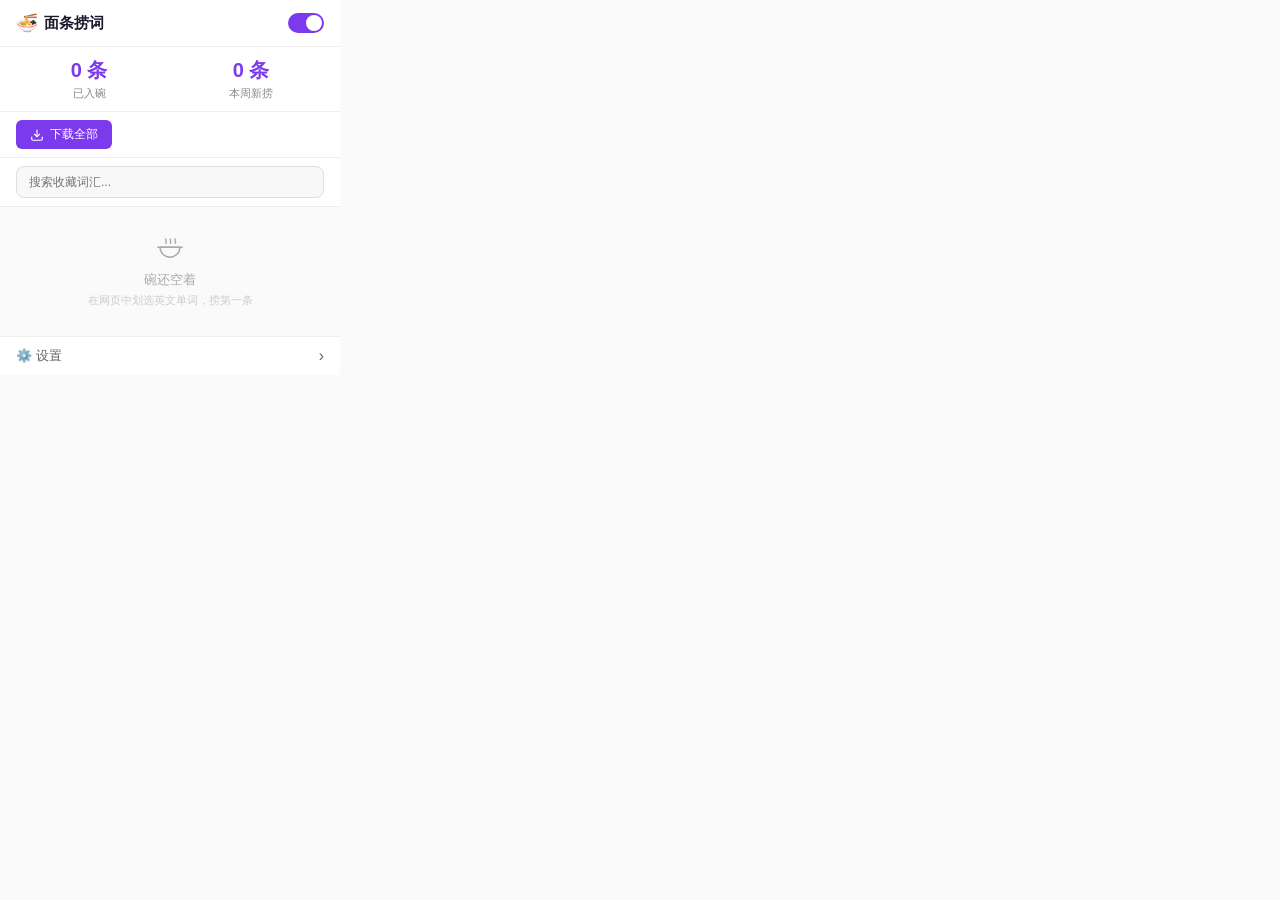
<file: popup/index.html>
<!DOCTYPE html>
<html lang="zh-CN">
<head>
  <meta charset="UTF-8">
  <meta name="viewport" content="width=device-width, initial-scale=1.0">
  <title>面条捞词</title>
  <link rel="stylesheet" href="index.css">
</head>
<body>
  <div class="popup-container">
    <!-- Header -->
    <div class="popup-header">
      <div class="popup-title">
        <span class="popup-logo">🍜</span>
        <span>面条捞词</span>
      </div>
      <label class="toggle-switch">
        <input type="checkbox" id="toggleEnabled" checked>
        <span class="toggle-slider"></span>
      </label>
    </div>

    <!-- Stats -->
    <div class="popup-stats">
      <div class="stat-item">
        <span class="stat-value" id="totalCount">0 条</span>
        <span class="stat-label">已入碗</span>
      </div>
      <div class="stat-item">
        <span class="stat-value" id="weekCount">0 条</span>
        <span class="stat-label">本周新捞</span>
      </div>
    </div>

    <!-- Select Bar -->
    <div class="popup-select-bar" id="selectBar" style="display:none;">
      <label class="select-all-label">
        <input type="checkbox" id="selectAll">
        <span>全选</span>
      </label>
      <span class="select-count" id="selectCount">已选 0 项</span>
    </div>

    <!-- Download Bar -->
    <div class="popup-download-bar">
      <button class="btn-download" id="downloadBtn">
        <svg viewBox="0 0 24 24" width="14" height="14" fill="none" stroke="currentColor" stroke-width="2">
          <path d="M21 15v4a2 2 0 0 1-2 2H5a2 2 0 0 1-2-2v-4"/>
          <polyline points="7 10 12 15 17 10"/>
          <line x1="12" y1="15" x2="12" y2="3"/>
        </svg>
        <span id="downloadLabel">下载全部</span>
      </button>
      <span class="download-hint" id="downloadHint" style="display:none;"></span>
    </div>

    <!-- Search -->
    <div class="popup-search">
      <input type="text" id="searchInput" placeholder="搜索收藏词汇..." />
    </div>

    <!-- Word List -->
    <div class="popup-wordlist" id="wordList">
      <div class="empty-state" id="emptyState">
        <span class="empty-icon"><svg viewBox="0 0 48 48" fill="none" stroke="currentColor" stroke-width="2.5" stroke-linecap="round" stroke-linejoin="round" style="width:1em;height:1em;display:block" aria-hidden="true"><path d="M7 21h34c0 9.4-7.6 17-17 17S7 30.4 7 21Z"/><path d="M3 21h42"/><path d="M17 14c2.5-2.5-2.5-4.5 0-7"/><path d="M25 14c2.5-2.5-2.5-4.5 0-7"/><path d="M33 14c2.5-2.5-2.5-4.5 0-7"/></svg></span>
        <p>碗还空着</p>
        <p class="empty-hint">在网页中划选英文单词，捞第一条</p>
      </div>
    </div>

    <!-- View All Link -->
    <div class="view-all-bar" id="viewAllBar" style="display:none;">
      <button class="btn-view-all" id="viewAllBtn">查看全部 (<span id="viewAllCount">0</span>)</button>
      <button class="btn-view-all btn-flashcard-link" id="viewFlashcardBtn">⚡ 翻面</button>
    </div>

    <!-- Settings -->
    <div class="popup-settings">
      <button class="settings-toggle" id="settingsToggle">
        ⚙️ 设置
        <span class="settings-arrow">›</span>
      </button>
      <div class="settings-panel" id="settingsPanel" style="display:none;">
        <div class="setting-row">
          <label>翻译目标语言</label>
          <select id="targetLang">
            <option value="zh-CN">中文简体</option>
            <option value="zh-TW">中文繁體</option>
            <option value="ja">日本語</option>
            <option value="ko">한국어</option>
            <option value="es">Español</option>
          </select>
        </div>
        <div class="setting-row">
          <label>高亮颜色</label>
          <input type="color" id="highlightColor" value="#7C3AED">
        </div>
        <div class="setting-row">
          <label>翻译引擎</label>
          <select id="translateEngine">
            <option value="google" selected>Google 翻译</option>
            <option value="mymemory">MyMemory (免费)</option>
            <option value="deepseek">DeepSeek</option>
          </select>
        </div>
        <div class="setting-row" id="deepseekKeyRow" style="display:none;flex-direction:column;align-items:stretch;gap:4px;">
          <label>DeepSeek API Key</label>
          <div style="display:flex;gap:6px;">
            <input type="password" class="notion-input" id="deepseekApiKey" placeholder="sk-..." style="flex:1;">
            <button class="btn-test" id="testDeepseekBtn" title="测试连接">测试</button>
            <button class="btn-test" id="clearDeepseekBtn" title="清除已保存的 Key">清除</button>
          </div>
          <div class="notion-hint" id="deepseekHint" style="display:none;"></div>
        </div>
        <div class="setting-row">
          <label>中译英</label>
          <label class="toggle-switch small">
            <input type="checkbox" id="enableZhToEn">
            <span class="toggle-slider"></span>
          </label>
        </div>
        <div class="setting-row" id="enableAskRow">
          <label>💬 AI 提问</label>
          <label class="toggle-switch small">
            <input type="checkbox" id="enableAsk" checked>
            <span class="toggle-slider"></span>
          </label>
        </div>
        <div class="setting-row" id="enableAnalyzeRow">
          <label>📊 英语判定</label>
          <label class="toggle-switch small">
            <input type="checkbox" id="enableAnalyze" checked>
            <span class="toggle-slider"></span>
          </label>
        </div>
        <div class="setting-row" id="typesafeKeyRow" style="flex-direction:column;align-items:stretch;gap:4px;">
          <label>TypeSafe API Key</label>
          <div style="display:flex;gap:6px;">
            <input type="password" class="notion-input" id="typesafeApiKey" placeholder="apikey_..." style="flex:1;">
            <button class="btn-test" id="testTypesafeBtn" title="测试连接">测试</button>
            <button class="btn-test" id="clearTypesafeBtn" title="清除已保存的 Key">清除</button>
          </div>
          <div class="notion-hint" id="typesafeHint" style="display:none;"></div>
        </div>
        <div class="setting-divider"></div>
        <div class="setting-row" style="flex-direction:column;align-items:stretch;gap:4px;">
          <div style="display:flex;justify-content:space-between;align-items:center;">
            <label>🔗 Notion 同步</label>
            <span class="notion-status" id="notionStatus">未连接</span>
          </div>
          <div style="display:flex;gap:6px;">
            <button class="btn-download" id="openNotionSettings" style="flex:1;font-size:11px;padding:6px;">配置 Notion</button>
            <button class="btn-download" id="syncBtn" style="font-size:11px;padding:6px;display:none;">一键同步</button>
          </div>
          <div class="notion-hint" id="notionHint" style="display:none;"></div>
        </div>
        <div class="setting-actions">
          <button class="btn-danger" id="clearAll">清空全部收藏</button>
        </div>
      </div>
    </div>
  </div>
  <script src="index.js"></script>
</body>
</html>
</file>
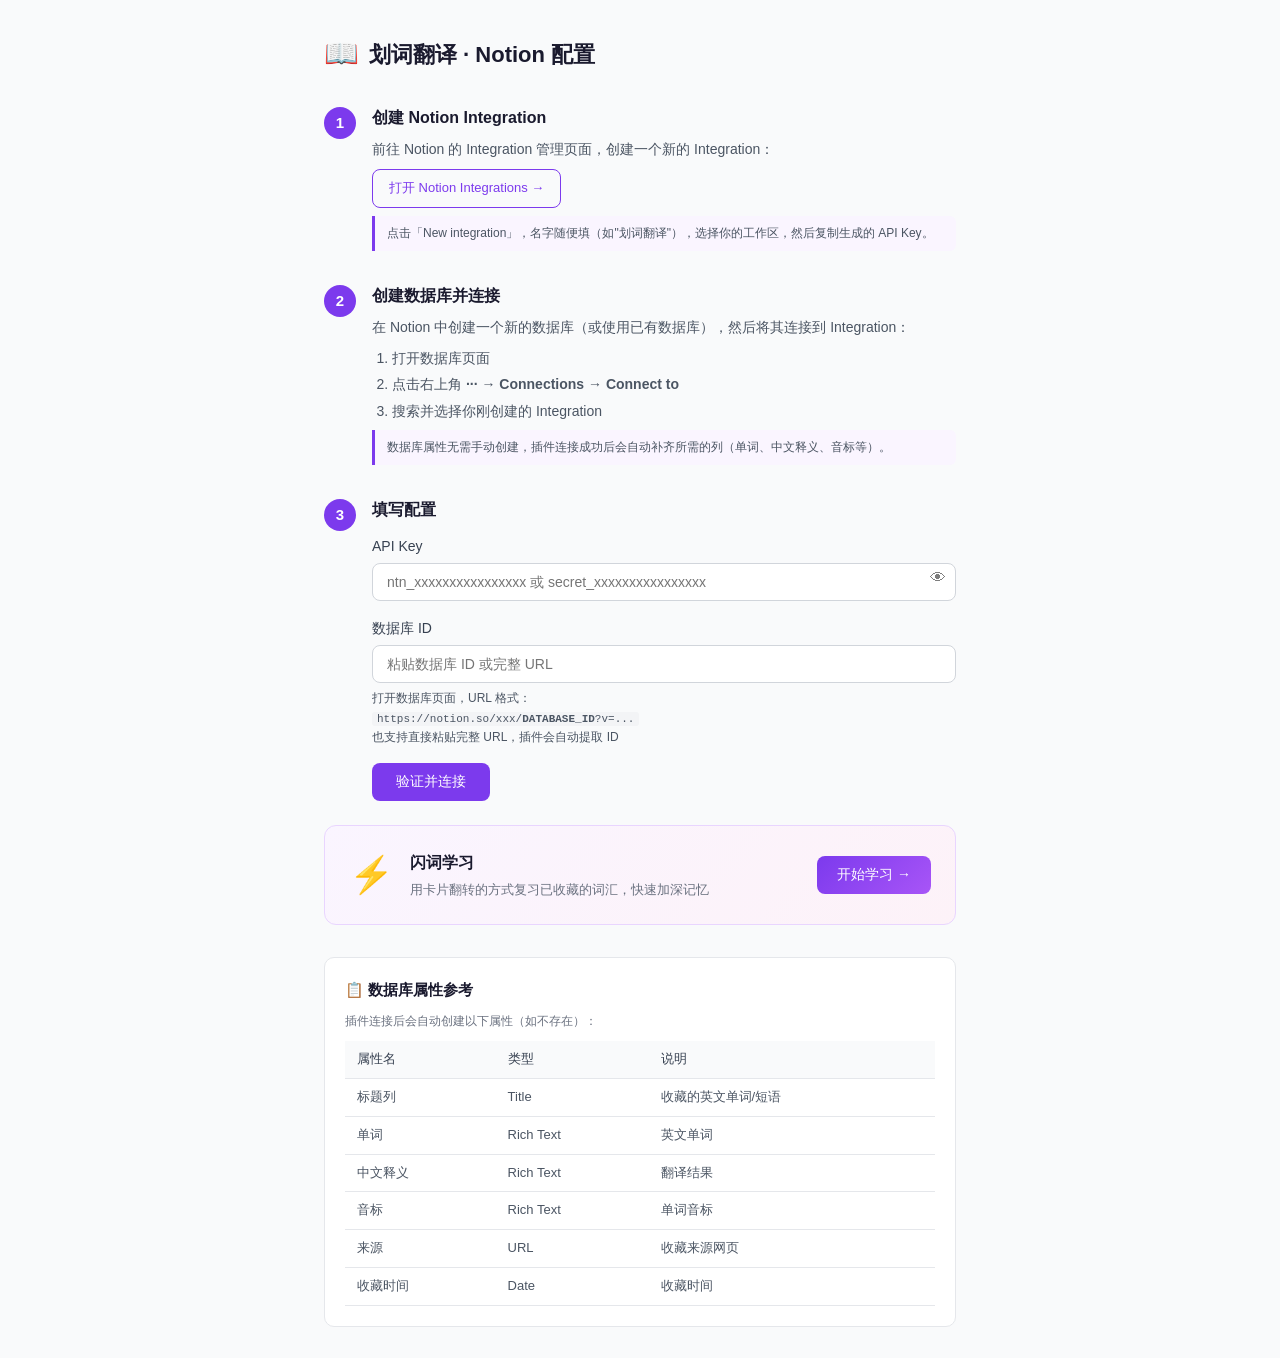
<file: v2/options/index.html>
<!DOCTYPE html>
<html lang="zh-CN">
<head>
  <meta charset="UTF-8">
  <meta name="viewport" content="width=device-width, initial-scale=1.0">
  <title>划词翻译 - Notion 配置</title>
  <link rel="stylesheet" href="index.css">
</head>
<body>
  <div class="options-container">
    <div class="options-header">
      <span class="options-logo">📖</span>
      <h1>划词翻译 · Notion 配置</h1>
    </div>

    <!-- Connected State -->
    <div class="connected-banner" id="connectedBanner" style="display:none;">
      <span class="banner-icon">✅</span>
      <div class="banner-text">
        <p class="banner-title">Notion 已连接</p>
        <p class="banner-desc" id="connectedDesc"></p>
      </div>
      <button class="btn-danger" id="disconnectBtn">断开</button>
    </div>

    <!-- Sync Section (only when connected) -->
    <div class="sync-section" id="syncSection" style="display:none;">
      <h2>☁️ 同步到 Notion</h2>
      <p>将本地收藏的词汇批量同步到 Notion 数据库。新收藏的词汇会自动同步，此按钮用于补同步历史词汇。</p>
      <div class="sync-row">
        <span id="localCount">本地词汇：0 条</span>
        <button class="btn-primary" id="syncAllBtn">一键同步全部</button>
      </div>
      <div class="sync-result" id="syncResult" style="display:none;"></div>
    </div>

    <!-- Setup Steps -->
    <div id="setupSteps">
      <div class="step">
        <div class="step-number">1</div>
        <div class="step-content">
          <h2>创建 Notion Integration</h2>
          <p>前往 Notion 的 Integration 管理页面，创建一个新的 Integration：</p>
          <a href="https://www.notion.so/my-integrations" target="_blank" class="btn-outline">
            打开 Notion Integrations →
          </a>
          <p class="step-hint">点击「New integration」，名字随便填（如"划词翻译"），选择你的工作区，然后复制生成的 API Key。</p>
        </div>
      </div>

      <div class="step">
        <div class="step-number">2</div>
        <div class="step-content">
          <h2>创建数据库并连接</h2>
          <p>在 Notion 中创建一个新的数据库（或使用已有数据库），然后将其连接到 Integration：</p>
          <ol class="step-list">
            <li>打开数据库页面</li>
            <li>点击右上角 <strong>···</strong> → <strong>Connections</strong> → <strong>Connect to</strong></li>
            <li>搜索并选择你刚创建的 Integration</li>
          </ol>
          <p class="step-hint">数据库属性无需手动创建，插件连接成功后会自动补齐所需的列（单词、中文释义、音标等）。</p>
        </div>
      </div>

      <div class="step">
        <div class="step-number">3</div>
        <div class="step-content">
          <h2>填写配置</h2>
          <div class="config-form">
            <div class="form-group">
              <label for="apiKey">API Key</label>
              <input type="password" id="apiKey" placeholder="ntn_xxxxxxxxxxxxxxxx 或 secret_xxxxxxxxxxxxxxxx" autocomplete="off">
              <button class="btn-toggle-visibility" id="toggleApiKey" title="显示/隐藏">👁</button>
            </div>
            <div class="form-group">
              <label for="databaseId">数据库 ID</label>
              <input type="text" id="databaseId" placeholder="粘贴数据库 ID 或完整 URL">
              <p class="form-hint">打开数据库页面，URL 格式：<br><code>https://notion.so/xxx/<strong>DATABASE_ID</strong>?v=...</code><br>也支持直接粘贴完整 URL，插件会自动提取 ID</p>
            </div>
            <button class="btn-primary" id="validateBtn">
              <span id="validateBtnText">验证并连接</span>
              <span id="validateBtnLoading" style="display:none;">验证中...</span>
            </button>
            <div class="validate-result" id="validateResult" style="display:none;"></div>
          </div>
        </div>
      </div>
    </div>

    <!-- Flashcard Learning -->
    <div class="flashcard-section">
      <div class="flashcard-card">
        <div class="flashcard-icon">⚡</div>
        <div class="flashcard-info">
          <h2>闪词学习</h2>
          <p>用卡片翻转的方式复习已收藏的词汇，快速加深记忆</p>
        </div>
        <button class="btn-flashcard" id="openFlashcardBtn">开始学习 →</button>
      </div>
    </div>

    <!-- Database Properties Reference -->
    <div class="reference">
      <h3>📋 数据库属性参考</h3>
      <p>插件连接后会自动创建以下属性（如不存在）：</p>
      <table>
        <thead>
          <tr><th>属性名</th><th>类型</th><th>说明</th></tr>
        </thead>
        <tbody>
          <tr><td>标题列</td><td>Title</td><td>收藏的英文单词/短语</td></tr>
          <tr><td>单词</td><td>Rich Text</td><td>英文单词</td></tr>
          <tr><td>中文释义</td><td>Rich Text</td><td>翻译结果</td></tr>
          <tr><td>音标</td><td>Rich Text</td><td>单词音标</td></tr>
          <tr><td>来源</td><td>URL</td><td>收藏来源网页</td></tr>
          <tr><td>收藏时间</td><td>Date</td><td>收藏时间</td></tr>
        </tbody>
      </table>
    </div>
  </div>

  <script src="index.js"></script>
</body>
</html>
</file>
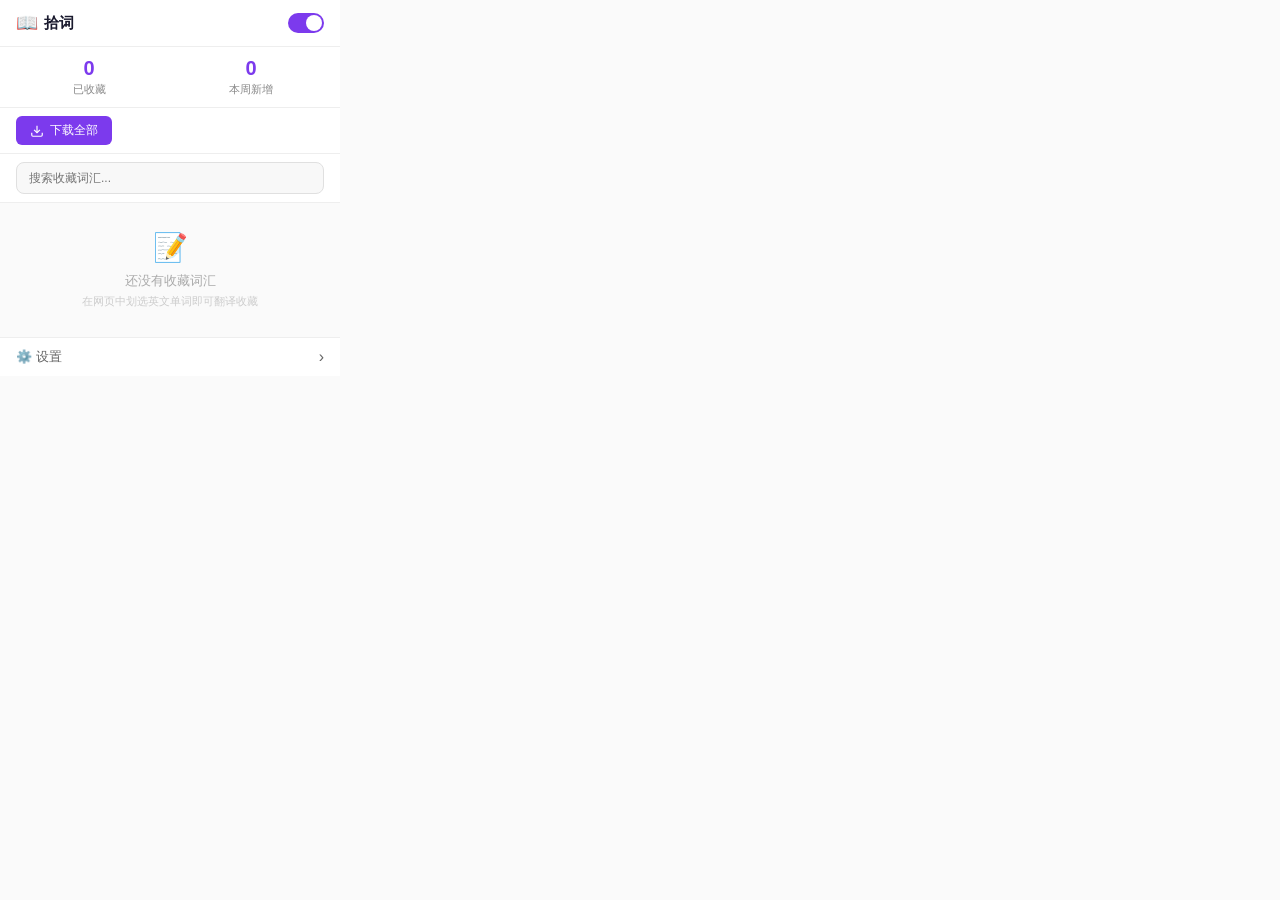
<file: v2/popup/index.html>
<!DOCTYPE html>
<html lang="zh-CN">
<head>
  <meta charset="UTF-8">
  <meta name="viewport" content="width=device-width, initial-scale=1.0">
  <title>拾词</title>
  <link rel="stylesheet" href="index.css">
</head>
<body>
  <div class="popup-container">
    <!-- Header -->
    <div class="popup-header">
      <div class="popup-title">
        <span class="popup-logo">📖</span>
        <span>拾词</span>
      </div>
      <label class="toggle-switch">
        <input type="checkbox" id="toggleEnabled" checked>
        <span class="toggle-slider"></span>
      </label>
    </div>

    <!-- Stats -->
    <div class="popup-stats">
      <div class="stat-item">
        <span class="stat-value" id="totalCount">0</span>
        <span class="stat-label">已收藏</span>
      </div>
      <div class="stat-item">
        <span class="stat-value" id="weekCount">0</span>
        <span class="stat-label">本周新增</span>
      </div>
    </div>

    <!-- Select Bar -->
    <div class="popup-select-bar" id="selectBar" style="display:none;">
      <label class="select-all-label">
        <input type="checkbox" id="selectAll">
        <span>全选</span>
      </label>
      <span class="select-count" id="selectCount">已选 0 项</span>
    </div>

    <!-- Download Bar -->
    <div class="popup-download-bar">
      <button class="btn-download" id="downloadBtn">
        <svg viewBox="0 0 24 24" width="14" height="14" fill="none" stroke="currentColor" stroke-width="2">
          <path d="M21 15v4a2 2 0 0 1-2 2H5a2 2 0 0 1-2-2v-4"/>
          <polyline points="7 10 12 15 17 10"/>
          <line x1="12" y1="15" x2="12" y2="3"/>
        </svg>
        <span id="downloadLabel">下载全部</span>
      </button>
      <span class="download-hint" id="downloadHint" style="display:none;"></span>
    </div>

    <!-- Search -->
    <div class="popup-search">
      <input type="text" id="searchInput" placeholder="搜索收藏词汇..." />
    </div>

    <!-- Word List -->
    <div class="popup-wordlist" id="wordList">
      <div class="empty-state" id="emptyState">
        <span class="empty-icon">📝</span>
        <p>还没有收藏词汇</p>
        <p class="empty-hint">在网页中划选英文单词即可翻译收藏</p>
      </div>
    </div>

    <!-- View All Link -->
    <div class="view-all-bar" id="viewAllBar" style="display:none;">
      <button class="btn-view-all" id="viewAllBtn">查看全部 (<span id="viewAllCount">0</span>)</button>
      <button class="btn-view-all btn-flashcard-link" id="viewFlashcardBtn">⚡ 闪词</button>
    </div>

    <!-- Settings -->
    <div class="popup-settings">
      <button class="settings-toggle" id="settingsToggle">
        ⚙️ 设置
        <span class="settings-arrow">›</span>
      </button>
      <div class="settings-panel" id="settingsPanel" style="display:none;">
        <div class="setting-row">
          <label>翻译目标语言</label>
          <select id="targetLang">
            <option value="zh-CN">中文简体</option>
            <option value="zh-TW">中文繁體</option>
            <option value="ja">日本語</option>
            <option value="ko">한국어</option>
            <option value="es">Español</option>
          </select>
        </div>
        <div class="setting-row">
          <label>高亮颜色</label>
          <input type="color" id="highlightColor" value="#7C3AED">
        </div>
        <div class="setting-row">
          <label>翻译引擎</label>
          <select id="translateEngine">
            <option value="google" selected>Google 翻译</option>
            <option value="mymemory">MyMemory (免费)</option>
            <option value="deepseek">DeepSeek</option>
          </select>
        </div>
        <div class="setting-row" id="deepseekKeyRow" style="display:none;flex-direction:column;align-items:stretch;gap:4px;">
          <label>DeepSeek API Key</label>
          <div style="display:flex;gap:6px;">
            <input type="password" class="notion-input" id="deepseekApiKey" placeholder="sk-..." style="flex:1;">
            <button class="btn-test" id="testDeepseekBtn" title="测试连接">测试</button>
          </div>
          <div class="notion-hint" id="deepseekHint" style="display:none;"></div>
        </div>
        <div class="setting-row">
          <label>中译英</label>
          <label class="toggle-switch small">
            <input type="checkbox" id="enableZhToEn">
            <span class="toggle-slider"></span>
          </label>
        </div>
        <div class="setting-row" id="enableAskRow">
          <label>💬 AI 提问</label>
          <label class="toggle-switch small">
            <input type="checkbox" id="enableAsk" checked>
            <span class="toggle-slider"></span>
          </label>
        </div>
        <div class="setting-divider"></div>
        <div class="setting-row" style="flex-direction:column;align-items:stretch;gap:4px;">
          <div style="display:flex;justify-content:space-between;align-items:center;">
            <label>🔗 Notion 同步</label>
            <span class="notion-status" id="notionStatus">未连接</span>
          </div>
          <div style="display:flex;gap:6px;">
            <button class="btn-download" id="openNotionSettings" style="flex:1;font-size:11px;padding:6px;">配置 Notion</button>
            <button class="btn-download" id="syncBtn" style="font-size:11px;padding:6px;display:none;">一键同步</button>
          </div>
          <div class="notion-hint" id="notionHint" style="display:none;"></div>
        </div>
        <div class="setting-actions">
          <button class="btn-danger" id="clearAll">清空全部收藏</button>
        </div>
      </div>
    </div>
  </div>
  <script src="index.js"></script>
</body>
</html>
</file>
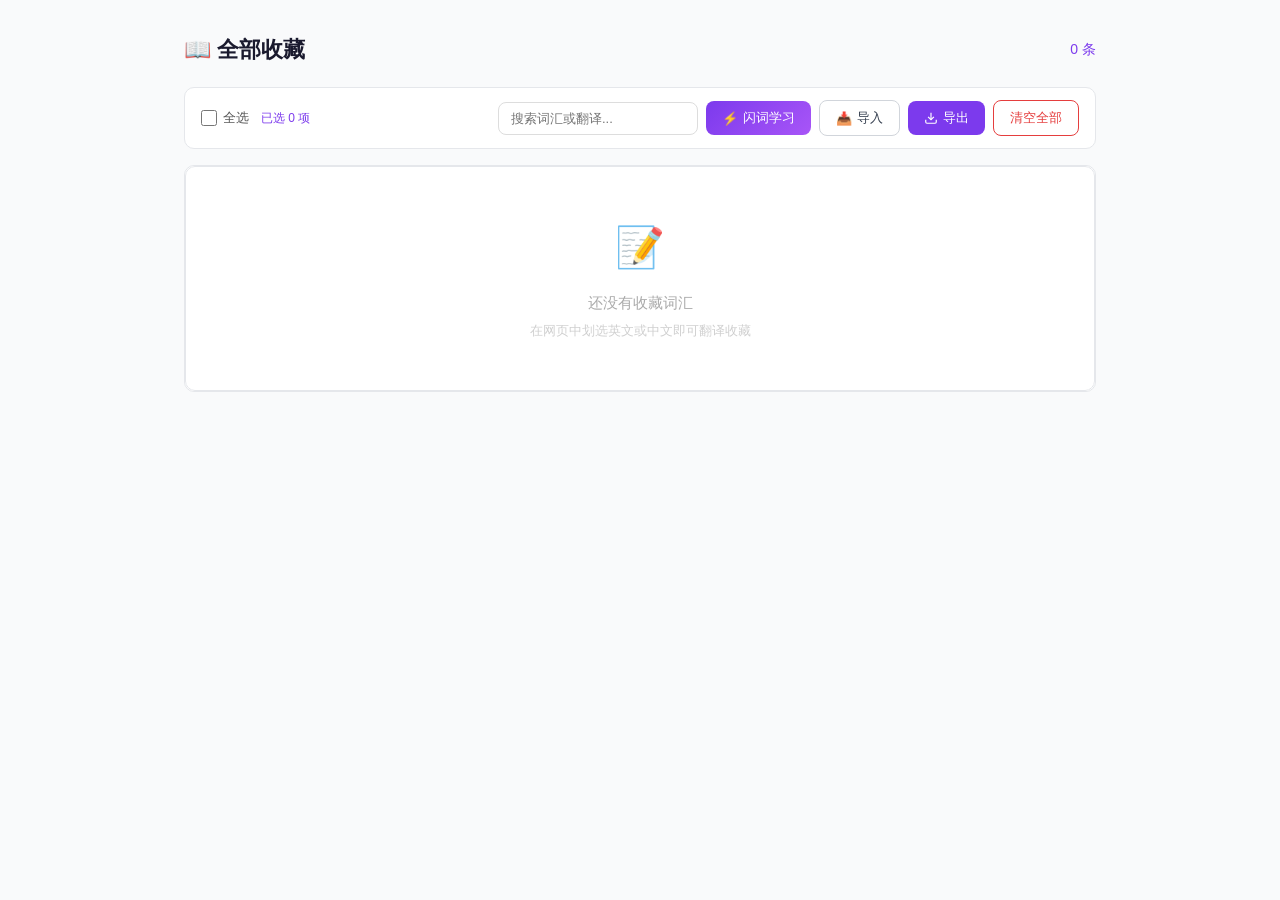
<file: v2/words/index.html>
<!DOCTYPE html>
<html lang="zh-CN">
<head>
  <meta charset="UTF-8">
  <meta name="viewport" content="width=device-width, initial-scale=1.0">
  <title>全部收藏 - 拾词</title>
  <link rel="stylesheet" href="index.css">
</head>
<body>
  <div class="words-container">
    <!-- Header -->
    <div class="words-header">
      <h1>📖 全部收藏</h1>
      <div class="header-actions">
        <span class="header-count" id="totalCount">0 条</span>
      </div>
    </div>

    <!-- Toolbar -->
    <div class="words-toolbar">
      <div class="toolbar-left">
        <label class="select-all-label">
          <input type="checkbox" id="selectAll">
          <span>全选</span>
        </label>
        <span class="select-count" id="selectCount">已选 0 项</span>
      </div>
      <div class="toolbar-right">
        <input type="text" id="searchInput" placeholder="搜索词汇或翻译...">
        <button class="btn btn-flashcard" id="flashcardBtn">
          <span>⚡</span> 闪词学习
        </button>
        <button class="btn btn-import" id="importBtn">
          <span>📥</span> 导入
        </button>
        <button class="btn btn-primary" id="downloadBtn">
          <svg viewBox="0 0 24 24" width="14" height="14" fill="none" stroke="currentColor" stroke-width="2">
            <path d="M21 15v4a2 2 0 0 1-2 2H5a2 2 0 0 1-2-2v-4"/>
            <polyline points="7 10 12 15 17 10"/>
            <line x1="12" y1="15" x2="12" y2="3"/>
          </svg>
          导出
        </button>
        <button class="btn btn-danger" id="clearAll">清空全部</button>
      </div>
    </div>

    <!-- Download hint -->
    <div class="download-hint" id="downloadHint" style="display:none;"></div>

    <!-- Word List -->
    <div class="words-list" id="wordList">
      <div class="empty-state" id="emptyState">
        <span class="empty-icon">📝</span>
        <p>还没有收藏词汇</p>
        <p class="empty-hint">在网页中划选英文或中文即可翻译收藏</p>
      </div>
    </div>
    <!-- Flashcard Modal -->
    <div class="modal-overlay" id="flashcardModal" style="display:none;">
      <div class="flashcard-container">
        <div class="flashcard-header">
          <button class="flashcard-close" id="flashcardClose">✕</button>
          <div class="flashcard-progress">
            <span class="flashcard-counter" id="flashcardCounter">1 / 10</span>
            <div class="flashcard-bar">
              <div class="flashcard-bar-fill" id="flashcardBarFill"></div>
            </div>
          </div>
          <div class="flashcard-stats">
            <span class="stat-known">✅ <span id="knownCount">0</span></span>
            <span class="stat-unknown">❌ <span id="unknownCount">0</span></span>
          </div>
        </div>
        <div class="flashcard-deck" id="flashcardDeck">
          <div class="flashcard-card-inner" id="flashcardCard">
            <div class="flashcard-front">
              <span class="flashcard-word" id="flashcardWord"></span>
              <p class="flashcard-hint">点击卡片查看释义</p>
            </div>
            <div class="flashcard-back">
              <span class="flashcard-translation" id="flashcardTranslation"></span>
              <span class="flashcard-note" id="flashcardNote"></span>
            </div>
          </div>
        </div>
        <div class="flashcard-actions">
          <button class="flashcard-action unknown" id="flashcardUnknown">❌ 不认识</button>
          <button class="flashcard-action flip" id="flashcardFlip">🔄 翻转</button>
          <button class="flashcard-action known" id="flashcardKnown">✅ 认识</button>
        </div>
        <div class="flashcard-complete" id="flashcardComplete" style="display:none;">
          <div class="complete-icon">🎉</div>
          <h2>学习完成！</h2>
          <p>本轮共复习 <strong id="completeTotal">0</strong> 个词汇</p>
          <p>认识 <strong id="completeKnown">0</strong> 个，不认识 <strong id="completeUnknown">0</strong> 个</p>
          <button class="btn btn-primary" id="flashcardRestart">再来一轮</button>
        </div>
      </div>
    </div>

    <!-- Import Modal -->
    <div class="modal-overlay" id="importModal" style="display:none;">
      <div class="import-container">
        <div class="import-header">
          <h2>📥 导入词汇</h2>
          <button class="import-close" id="importClose">✕</button>
        </div>
        <div class="import-body">
          <p class="import-desc">支持以下格式，每行一个词条：</p>
          <ul class="import-formats">
            <li><code>单词</code> — 仅单词（翻译留空）</li>
            <li><code>单词 - 翻译</code> — 用 <code>-</code> 分隔</li>
            <li><code>单词\t翻译</code> — 用 Tab 分隔</li>
            <li><code>单词 | 翻译 | 音标</code> — 用 <code>|</code> 分隔</li>
            <li><code>[{"word":"...","translation":"..."}]</code> — JSON 格式</li>
          </ul>
          <textarea id="importTextarea" placeholder="粘贴单词或句子到这里...&#10;&#10;例如：&#10;serendipity - 意外发现的美好&#10;ephemeral - 短暂的&#10;resilience | 韧性 | /rɪˈzɪliəns/"></textarea>
          <button class="btn btn-primary" id="importPreviewBtn">预览解析结果</button>
        </div>
        <div class="import-preview" id="importPreview" style="display:none;">
          <div class="import-preview-header">
            <h3>预览 (<span id="importPreviewCount">0</span> 条)</h3>
            <span class="import-preview-hint">确认无误后点击导入，重复词汇会自动跳过</span>
          </div>
          <div class="import-preview-list" id="importPreviewList"></div>
          <div class="import-preview-actions">
            <button class="btn btn-import" id="importConfirmBtn">确认导入</button>
            <button class="btn btn-cancel" id="importCancelBtn">取消</button>
          </div>
        </div>
      </div>
    </div>
  </div>
  <script src="index.js"></script>
</body>
</html>
</file>
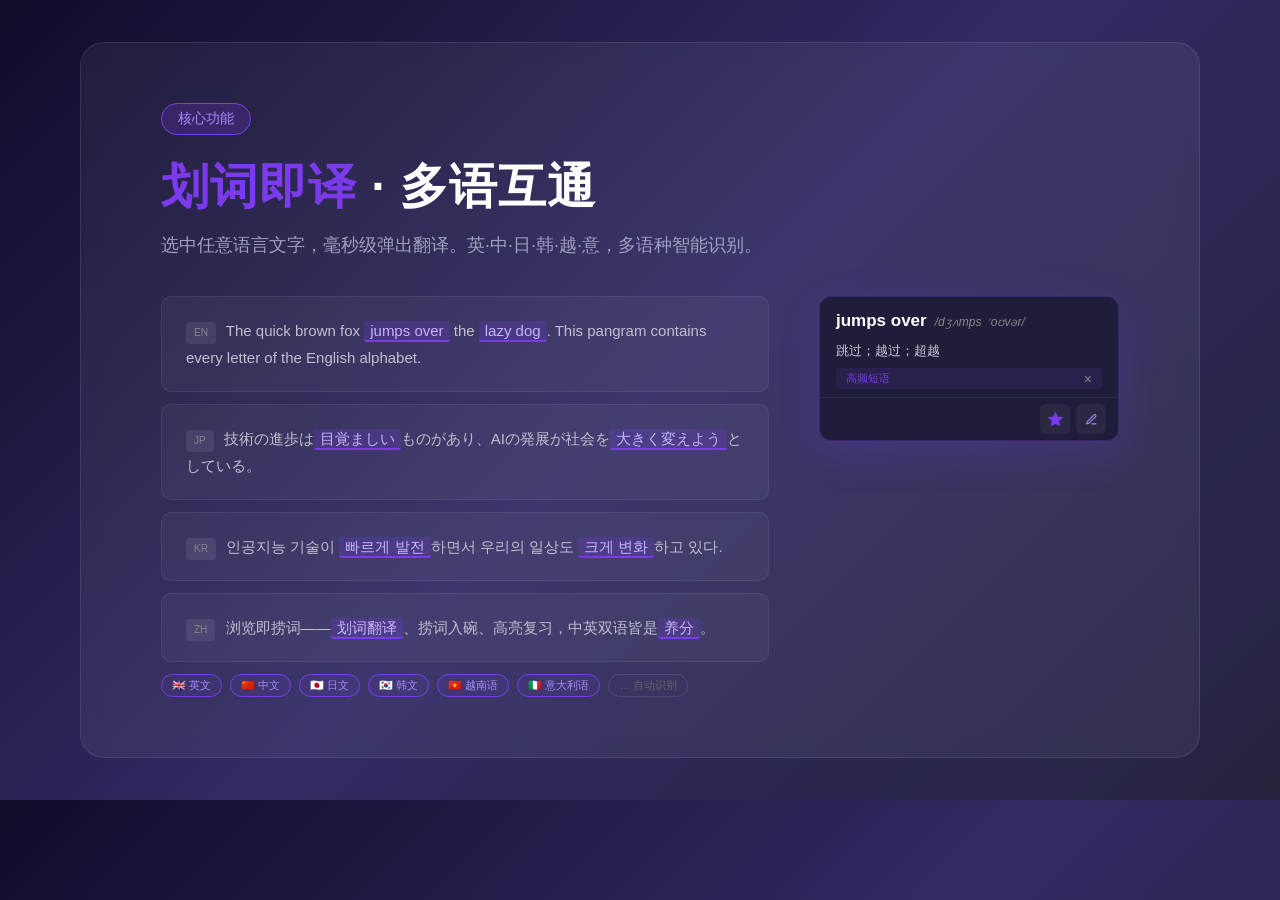
<file: promo/01-translate.html>
<!DOCTYPE html>
<html lang="zh-CN">
<head>
<meta charset="UTF-8">
<meta name="viewport" content="width=1280, height=800">
<title>划词即译 · 多语互通</title>
<style>
* { margin:0; padding:0; box-sizing:border-box; }
body { width:1280px; height:800px; overflow:hidden; font-family:"PingFang SC","Microsoft YaHei","Helvetica Neue",sans-serif; background:linear-gradient(135deg,#0f0c29,#302b63,#24243e); display:flex; align-items:center; justify-content:center; }
.card { width:1120px; padding:60px 80px; background:rgba(255,255,255,0.06); border-radius:24px; border:1px solid rgba(255,255,255,0.1); backdrop-filter:blur(10px); }
.badge { display:inline-block; padding:6px 16px; background:rgba(124,58,237,0.2); border:1px solid #7C3AED; color:#a78bfa; border-radius:20px; font-size:14px; margin-bottom:20px; }
h1 { font-size:48px; color:#fff; font-weight:700; margin-bottom:12px; letter-spacing:1px; }
h1 span { color:#7C3AED; }
.sub { font-size:18px; color:#a0a0c0; margin-bottom:36px; line-height:1.6; }
.demo-area { display:flex; gap:50px; align-items:flex-start; }
.text-column { flex:1; }
.text-block { background:rgba(255,255,255,0.04); border:1px solid rgba(255,255,255,0.07); border-radius:10px; padding:20px 24px; margin-bottom:12px; color:#c0c0d0; font-size:15px; line-height:1.8; position:relative; }
.text-block .hl { background:rgba(124,58,237,0.2); border-radius:3px; padding:1px 6px; color:#c4b5fd; border-bottom:2px solid #7C3AED; }
.lang-tag { display:inline-block; padding:2px 8px; border-radius:4px; font-size:10px; margin-right:6px; background:rgba(255,255,255,0.08); color:#888; }
.popup-demo { flex:0 0 300px; background:#1e1e3a; border-radius:12px; border:1px solid rgba(124,58,237,0.3); overflow:hidden; box-shadow:0 12px 40px rgba(124,58,237,0.2); }
.popup-header { padding:14px 16px 4px; display:flex; gap:8px; align-items:baseline; }
.popup-word { font-size:17px; font-weight:700; color:#fff; }
.popup-phonetic { font-size:12px; color:#888; font-style:italic; }
.popup-trans { padding:6px 16px 8px; font-size:13px; color:#c8c8d8; line-height:1.5; }
.popup-note { display:flex; align-items:center; gap:6px; padding:3px 10px; margin:0 16px 8px; font-size:11px; color:#7C3AED; background:rgba(124,58,237,0.1); border-radius:4px; }
.popup-note-text { flex:1; }
.popup-note-del { color:#888; cursor:pointer; font-size:14px; line-height:1; }
.popup-footer { padding:6px 12px; display:flex; gap:6px; justify-content:flex-end; border-top:1px solid rgba(255,255,255,0.06); }
.popup-btn { width:30px; height:30px; border-radius:6px; display:flex; align-items:center; justify-content:center; background:rgba(255,255,255,0.05); border:none; cursor:default; }
.star-btn { color:#7C3AED; }
.note-btn { color:#a78bfa; }
.lang-row { display:flex; gap:8px; flex-wrap:wrap; margin-top:8px; }
.lang-chip { padding:3px 10px; border-radius:12px; font-size:11px; border:1px solid rgba(255,255,255,0.1); color:#888; }
.lang-chip.on { border-color:#7C3AED; color:#a78bfa; background:rgba(124,58,237,0.1); }
</style>
</head>
<body>
<div class="card">
  <div class="badge">核心功能</div>
  <h1><span>划词即译</span> · 多语互通</h1>
  <p class="sub">选中任意语言文字，毫秒级弹出翻译。英·中·日·韩·越·意，多语种智能识别。</p>

  <div class="demo-area">
    <div class="text-column">
      <div class="text-block">
        <span class="lang-tag">EN</span>
        The quick brown fox <span class="hl">jumps over</span> the <span class="hl">lazy dog</span>. This pangram contains every letter of the English alphabet.
      </div>
      <div class="text-block">
        <span class="lang-tag">JP</span>
        技術の進歩は<span class="hl">目覚ましい</span>ものがあり、AIの発展が社会を<span class="hl">大きく変えよう</span>としている。
      </div>
      <div class="text-block">
        <span class="lang-tag">KR</span>
        인공지능 기술이 <span class="hl">빠르게 발전</span>하면서 우리의 일상도 <span class="hl">크게 변화</span>하고 있다.
      </div>
      <div class="text-block">
        <span class="lang-tag">ZH</span>
        浏览即捞词——<span class="hl">划词翻译</span>、捞词入碗、高亮复习，中英双语皆是<span class="hl">养分</span>。
      </div>
      <div class="lang-row">
        <span class="lang-chip on">🇬🇧 英文</span>
        <span class="lang-chip on">🇨🇳 中文</span>
        <span class="lang-chip on">🇯🇵 日文</span>
        <span class="lang-chip on">🇰🇷 韩文</span>
        <span class="lang-chip on">🇻🇳 越南语</span>
        <span class="lang-chip on">🇮🇹 意大利语</span>
        <span class="lang-chip" style="color:#666;">… 自动识别</span>
      </div>
    </div>

    <div class="popup-demo">
      <div class="popup-header">
        <span class="popup-word">jumps over</span>
        <span class="popup-phonetic">/dʒʌmps ˈoʊvər/</span>
      </div>
      <div class="popup-trans">跳过；越过；超越</div>
      <div class="popup-note">
        <span class="popup-note-text">高频短语</span>
        <span class="popup-note-del">×</span>
      </div>
      <div class="popup-footer">
        <div class="popup-btn star-btn">
          <svg viewBox="0 0 24 24" width="15" height="15" fill="currentColor" stroke="currentColor" stroke-width="2">
            <polygon points="12 2 15.09 8.26 22 9.27 17 14.14 18.18 21.02 12 17.77 5.82 21.02 7 14.14 2 9.27 8.91 8.26 12 2"/>
          </svg>
        </div>
        <div class="popup-btn note-btn">
          <svg viewBox="0 0 24 24" width="13" height="13" fill="none" stroke="currentColor" stroke-width="2">
            <path d="M12 20h9"/><path d="M16.5 3.5a2.121 2.121 0 0 1 3 3L7 19l-4 1 1-4L16.5 3.5z"/>
          </svg>
        </div>
      </div>
    </div>
  </div>
</div>
</body>
</html>
</file>
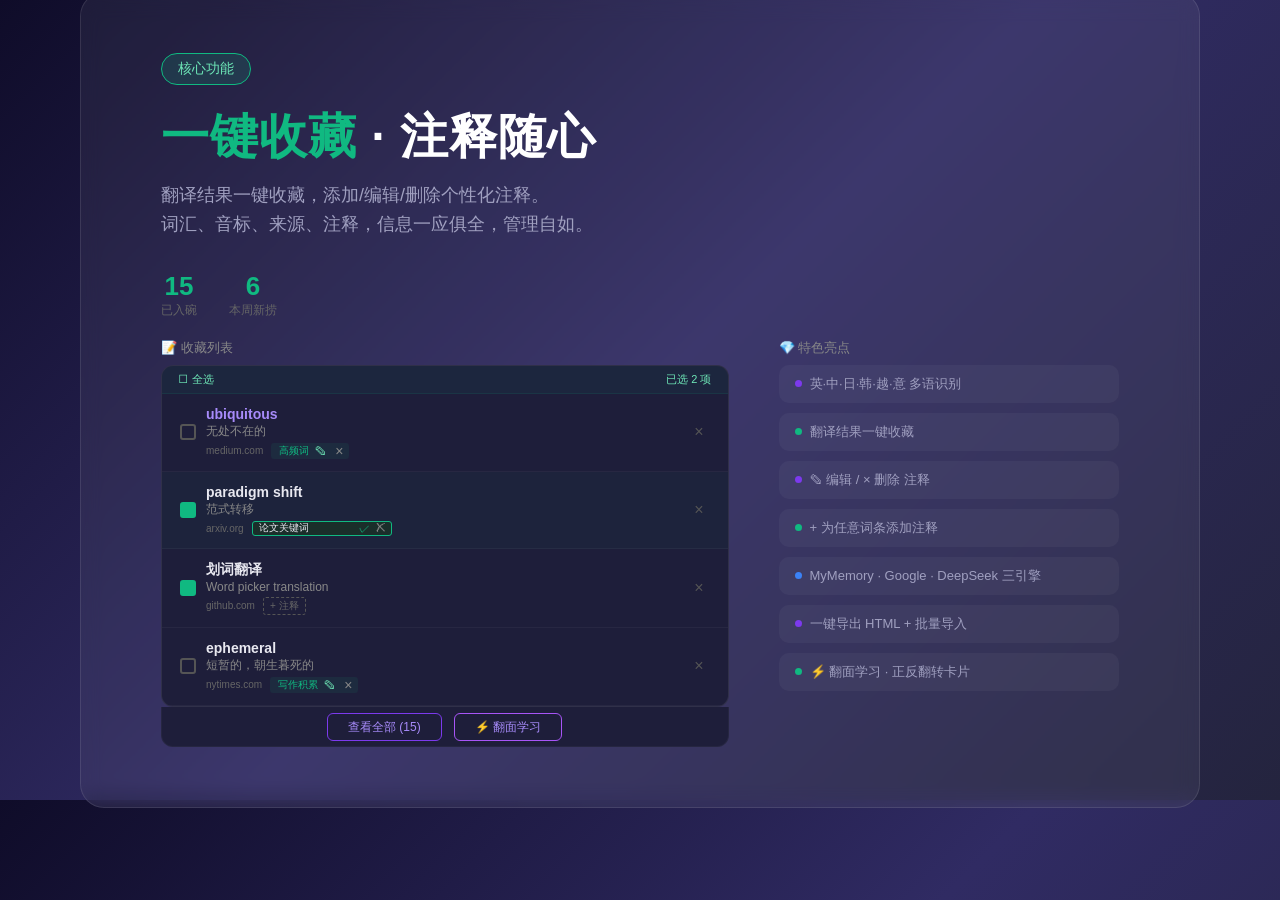
<file: promo/02-collect.html>
<!DOCTYPE html>
<html lang="zh-CN">
<head>
<meta charset="UTF-8">
<meta name="viewport" content="width=1280, height=800">
<title>一键收藏 · 注释随心</title>
<style>
* { margin:0; padding:0; box-sizing:border-box; }
body { width:1280px; height:800px; overflow:hidden; font-family:"PingFang SC","Microsoft YaHei","Helvetica Neue",sans-serif; background:linear-gradient(135deg,#0f0c29,#302b63,#24243e); display:flex; align-items:center; justify-content:center; }
.card { width:1120px; padding:60px 80px; background:rgba(255,255,255,0.06); border-radius:24px; border:1px solid rgba(255,255,255,0.1); backdrop-filter:blur(10px); }
.badge { display:inline-block; padding:6px 16px; background:rgba(16,185,129,0.15); border:1px solid #10b981; color:#6ee7b7; border-radius:20px; font-size:14px; margin-bottom:20px; }
h1 { font-size:48px; color:#fff; font-weight:700; margin-bottom:12px; letter-spacing:1px; }
h1 span { color:#10b981; }
.sub { font-size:18px; color:#a0a0c0; margin-bottom:32px; line-height:1.6; }
.demo-area { display:flex; gap:50px; align-items:flex-start; }
.col { flex:1; }
.col-label { font-size:13px; color:#888; margin-bottom:8px; display:block; }
.list-card { background:#1e1e3a; border-radius:12px; border:1px solid rgba(255,255,255,0.08); overflow:hidden; }
.word-row { display:flex; align-items:center; padding:12px 18px; border-bottom:1px solid rgba(255,255,255,0.04); transition:background 0.15s; gap:10px; }
.word-row:hover { background:rgba(16,185,129,0.03); }
.w-check { flex-shrink:0; }
.w-check-box { width:16px; height:16px; border:2px solid #555; border-radius:3px; }
.w-check-box.checked { background:#10b981; border-color:#10b981; }
.w-info { flex:1; min-width:0; }
.w-word { font-size:14px; font-weight:600; color:#e8e8f0; }
.w-word a { color:#a78bfa; text-decoration:none; }
.w-trans { font-size:12px; color:#888; margin-top:1px; }
.w-meta { display:flex; align-items:center; gap:8px; margin-top:3px; flex-wrap:wrap; }
.w-source { font-size:10px; color:#666; }
.w-note { display:inline-flex; align-items:center; gap:4px; font-size:10px; color:#10b981; background:rgba(16,185,129,0.08); padding:1px 4px 1px 8px; border-radius:3px; max-width:160px; }
.w-note-text { overflow:hidden; text-overflow:ellipsis; white-space:nowrap; }
.w-note-edit { color:#6ee7b7; cursor:pointer; font-size:12px; padding:0 2px; }
.w-note-del { color:#888; cursor:pointer; font-size:14px; line-height:1; padding:0 2px; }
.w-note-add { font-size:10px; color:#666; border:1px dashed #555; border-radius:3px; padding:1px 6px; cursor:pointer; }
.w-note-editing { border:1px solid #10b981; padding:0 2px; gap:2px; background:#1a2e2a; }
.w-note-input { width:100px; padding:1px 4px; border:none; outline:none; font-size:10px; background:transparent; color:#e8e8f0; }
.w-note-confirm { color:#10b981; cursor:pointer; font-size:11px; padding:0 2px; }
.w-note-cancel { color:#888; cursor:pointer; font-size:11px; padding:0 2px; }
.w-del { font-size:16px; color:#555; cursor:pointer; flex-shrink:0; padding:2px 6px; }
.stats { display:flex; gap:32px; margin-bottom:20px; }
.stat { text-align:center; }
.stat-val { font-size:26px; font-weight:700; color:#10b981; }
.stat-label { font-size:12px; color:#666; }
.select-bar { display:flex; align-items:center; gap:12px; padding:6px 16px; background:rgba(16,185,129,0.05); border-bottom:1px solid rgba(16,185,129,0.1); font-size:11px; color:#6ee7b7; }
.features { display:flex; flex-direction:column; gap:10px; }
.f-chip { display:flex; align-items:center; gap:8px; padding:10px 16px; background:rgba(255,255,255,0.04); border-radius:10px; font-size:13px; color:#a0a0c0; }
.f-chip .dot { width:7px; height:7px; border-radius:50%; flex-shrink:0; }
.dot.g { background:#10b981; }
.dot.p { background:#7C3AED; }
.dot.b { background:#3b82f6; }
</style>
</head>
<body>
<div class="card">
  <div class="badge">核心功能</div>
  <h1><span>一键收藏</span> · 注释随心</h1>
  <p class="sub">翻译结果一键收藏，添加/编辑/删除个性化注释。<br>词汇、音标、来源、注释，信息一应俱全，管理自如。</p>

  <div class="stats">
    <div class="stat"><div class="stat-val">15</div><div class="stat-label">已入碗</div></div>
    <div class="stat"><div class="stat-val">6</div><div class="stat-label">本周新捞</div></div>
  </div>

  <div class="demo-area">
    <div class="col" style="flex:1.25;">
      <span class="col-label">📝 收藏列表</span>
      <div class="list-card">
        <div class="select-bar">
          <span>☐ 全选</span>
          <span style="margin-left:auto;">已选 2 项</span>
        </div>
        <div class="word-row">
          <div class="w-check"><div class="w-check-box"></div></div>
          <div class="w-info">
            <div class="w-word"><a>ubiquitous</a></div>
            <div class="w-trans">无处不在的</div>
            <div class="w-meta"><span class="w-source">medium.com</span><span class="w-note"><span class="w-note-text">高频词</span><span class="w-note-edit">✎</span><span class="w-note-del">×</span></span></div>
          </div>
          <div class="w-del">×</div>
        </div>
        <div class="word-row" style="background:rgba(16,185,129,0.03);">
          <div class="w-check"><div class="w-check-box checked"></div></div>
          <div class="w-info">
            <div class="w-word">paradigm shift</div>
            <div class="w-trans">范式转移</div>
            <div class="w-meta"><span class="w-source">arxiv.org</span><span class="w-note w-note-editing"><input class="w-note-input" value="论文关键词"><span class="w-note-confirm">✓</span><span class="w-note-cancel">✗</span></span></div>
          </div>
          <div class="w-del">×</div>
        </div>
        <div class="word-row">
          <div class="w-check"><div class="w-check-box checked"></div></div>
          <div class="w-info">
            <div class="w-word">划词翻译</div>
            <div class="w-trans">Word picker translation</div>
            <div class="w-meta"><span class="w-source">github.com</span><span class="w-note-add">+ 注释</span></div>
          </div>
          <div class="w-del">×</div>
        </div>
        <div class="word-row">
          <div class="w-check"><div class="w-check-box"></div></div>
          <div class="w-info">
            <div class="w-word">ephemeral</div>
            <div class="w-trans">短暂的，朝生暮死的</div>
            <div class="w-meta"><span class="w-source">nytimes.com</span><span class="w-note"><span class="w-note-text">写作积累</span><span class="w-note-edit">✎</span><span class="w-note-del">×</span></span></div>
          </div>
          <div class="w-del">×</div>
        </div>
      </div>
      <div style="text-align:center;padding:10px;background:#1e1e3a;border-radius:0 0 12px 12px;border:1px solid rgba(255,255,255,0.04);border-top:none;">
        <span style="padding:6px 20px;border:1px solid #7C3AED;color:#a78bfa;border-radius:6px;font-size:12px;">查看全部 (15)</span>
        <span style="padding:6px 20px;border:1px solid #a855f7;color:#a78bfa;border-radius:6px;font-size:12px;margin-left:8px;">⚡ 翻面学习</span>
      </div>
    </div>

    <div class="col" style="flex:0.75;">
      <span class="col-label">💎 特色亮点</span>
      <div class="features">
        <div class="f-chip"><span class="dot p"></span> 英·中·日·韩·越·意 多语识别</div>
        <div class="f-chip"><span class="dot g"></span> 翻译结果一键收藏</div>
        <div class="f-chip"><span class="dot p"></span> ✎ 编辑 / × 删除 注释</div>
        <div class="f-chip"><span class="dot g"></span> + 为任意词条添加注释</div>
        <div class="f-chip"><span class="dot b"></span> MyMemory · Google · DeepSeek 三引擎</div>
        <div class="f-chip"><span class="dot p"></span> 一键导出 HTML + 批量导入</div>
        <div class="f-chip"><span class="dot g"></span> ⚡ 翻面学习 · 正反翻转卡片</div>
      </div>
    </div>
  </div>
</div>
</body>
</html>
</file>
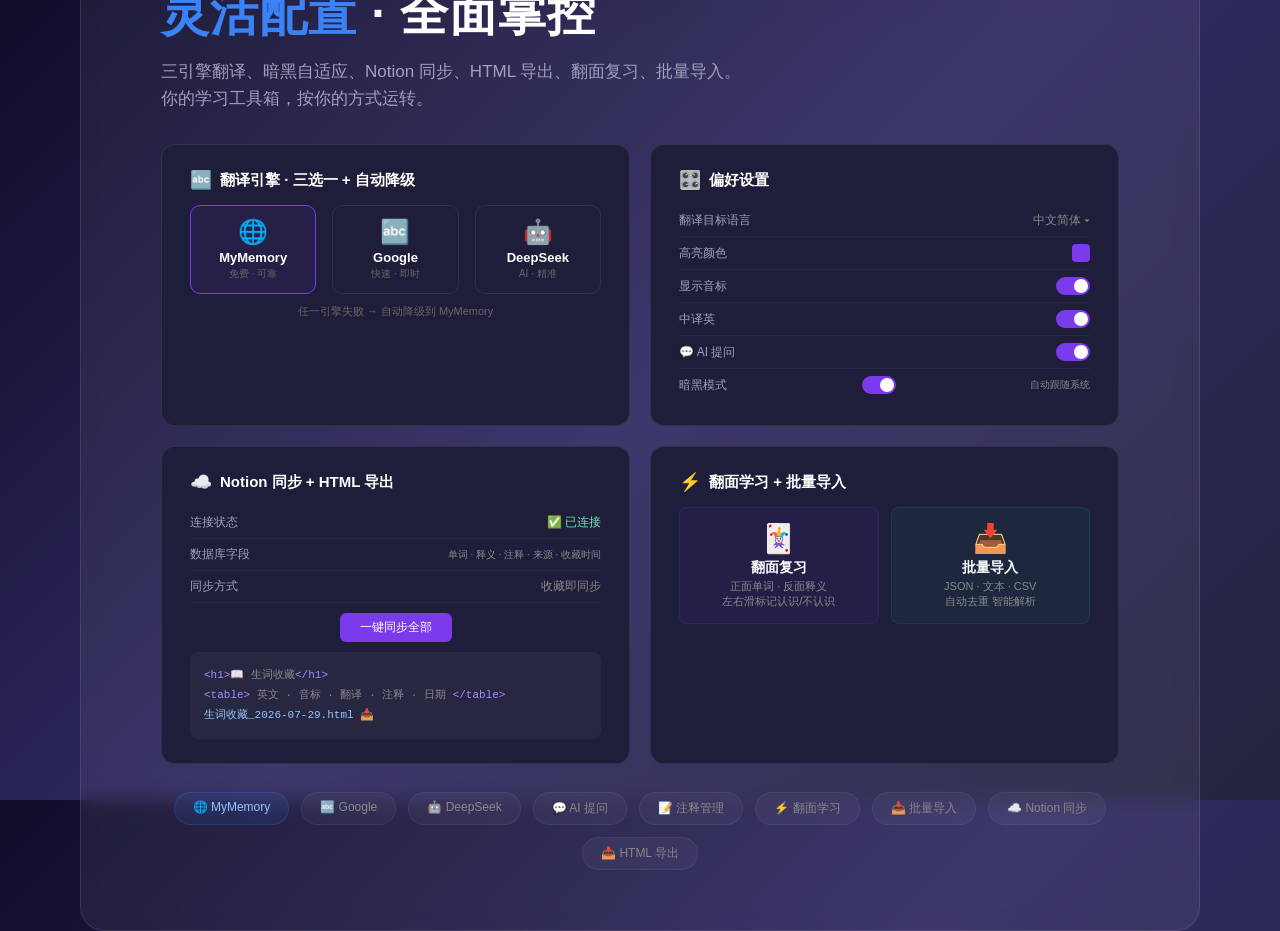
<file: promo/04-config.html>
<!DOCTYPE html>
<html lang="zh-CN">
<head>
<meta charset="UTF-8">
<meta name="viewport" content="width=1280, height=800">
<title>灵活配置 · 全面掌控</title>
<style>
* { margin:0; padding:0; box-sizing:border-box; }
body { width:1280px; height:800px; overflow:hidden; font-family:"PingFang SC","Microsoft YaHei","Helvetica Neue",sans-serif; background:linear-gradient(135deg,#0f0c29,#302b63,#24243e); display:flex; align-items:center; justify-content:center; }
.card { width:1120px; padding:60px 80px; background:rgba(255,255,255,0.06); border-radius:24px; border:1px solid rgba(255,255,255,0.1); backdrop-filter:blur(10px); }
.badge { display:inline-block; padding:6px 16px; background:rgba(59,130,246,0.15); border:1px solid #3b82f6; color:#93c5fd; border-radius:20px; font-size:14px; margin-bottom:20px; }
h1 { font-size:48px; color:#fff; font-weight:700; margin-bottom:12px; letter-spacing:1px; }
h1 span { color:#3b82f6; }
.sub { font-size:17px; color:#a0a0c0; margin-bottom:32px; line-height:1.6; }
.demo-grid { display:grid; grid-template-columns:1fr 1fr; grid-template-rows:auto auto; gap:20px; }
.tile { background:#1e1e3a; border-radius:14px; border:1px solid rgba(255,255,255,0.08); padding:24px 28px; }
.tile h3 { font-size:15px; color:#fff; margin-bottom:14px; display:flex; align-items:center; gap:8px; }
.tile h3 .icon { font-size:18px; }
.engine-card { display:flex; align-items:center; justify-content:center; gap:16px; }
.engine { text-align:center; padding:12px 16px; border-radius:10px; border:1px solid rgba(255,255,255,0.08); flex:1; }
.engine.active { border-color:#7C3AED; background:rgba(124,58,237,0.08); }
.engine .logo { font-size:24px; }
.engine .name { font-size:13px; font-weight:600; color:#fff; margin-top:4px; }
.engine .desc { font-size:10px; color:#666; margin-top:2px; }
.setting-row { display:flex; align-items:center; justify-content:space-between; padding:7px 0; border-bottom:1px solid rgba(255,255,255,0.04); }
.setting-row:last-child { border:none; }
.setting-row label { font-size:12px; color:#a0a0c0; }
.setting-row .val { font-size:12px; color:#888; }
.select-box { display:flex; align-items:center; gap:6px; padding:4px 10px; background:rgba(255,255,255,0.05); border:1px solid rgba(255,255,255,0.1); border-radius:6px; font-size:11px; color:#ccc; }
.color-dot { width:18px; height:18px; background:#7C3AED; border-radius:4px; }
.toggle { width:34px; height:18px; background:#555; border-radius:9px; position:relative; }
.toggle.on { background:#7C3AED; }
.toggle::after { content:''; position:absolute; top:2px; left:2px; width:14px; height:14px; background:#fff; border-radius:50%; transition:0.15s; }
.toggle.on::after { transform:translateX(16px); }
.export-preview { background:rgba(255,255,255,0.04); border-radius:8px; padding:14px; font-family:"SF Mono","Fira Code",monospace; font-size:11px; color:#888; line-height:1.8; }
.export-preview .kw { color:#a78bfa; }
.import-preview { background:rgba(255,255,255,0.04); border-radius:8px; padding:14px; font-size:12px; color:#888; line-height:1.8; }
.import-preview .w { color:#6ee7b7; }
.footer-bar { margin-top:28px; display:flex; gap:12px; justify-content:center; flex-wrap:wrap; }
.f-chip { padding:7px 18px; border-radius:20px; background:rgba(255,255,255,0.04); font-size:12px; color:#888; border:1px solid rgba(255,255,255,0.06); }
.f-chip.on { background:rgba(59,130,246,0.1); color:#93c5fd; border-color:rgba(59,130,246,0.2); }
</style>
</head>
<body>
<div class="card">
  <div class="badge">核心功能</div>
  <h1><span>灵活配置</span> · 全面掌控</h1>
  <p class="sub">三引擎翻译、暗黑自适应、Notion 同步、HTML 导出、翻面复习、批量导入。<br>你的学习工具箱，按你的方式运转。</p>

  <div class="demo-grid">
    <!-- 翻译引擎 -->
    <div class="tile">
      <h3><span class="icon">🔤</span> 翻译引擎 · 三选一 + 自动降级</h3>
      <div class="engine-card">
        <div class="engine active">
          <div class="logo">🌐</div>
          <div class="name">MyMemory</div>
          <div class="desc">免费 · 可靠</div>
        </div>
        <div class="engine">
          <div class="logo">🔤</div>
          <div class="name">Google</div>
          <div class="desc">快速 · 即时</div>
        </div>
        <div class="engine">
          <div class="logo">🤖</div>
          <div class="name">DeepSeek</div>
          <div class="desc">AI · 精准</div>
        </div>
      </div>
      <div style="text-align:center;margin-top:10px;font-size:11px;color:#666;">任一引擎失败 → 自动降级到 MyMemory</div>
    </div>

    <!-- 偏好设置 -->
    <div class="tile">
      <h3><span class="icon">🎛️</span> 偏好设置</h3>
      <div class="setting-row">
        <label>翻译目标语言</label>
        <span class="val">中文简体 ▾</span>
      </div>
      <div class="setting-row">
        <label>高亮颜色</label>
        <div class="color-dot"></div>
      </div>
      <div class="setting-row">
        <label>显示音标</label>
        <div class="toggle on"></div>
      </div>
      <div class="setting-row">
        <label>中译英</label>
        <div class="toggle on"></div>
      </div>
      <div class="setting-row">
        <label>💬 AI 提问</label>
        <div class="toggle on"></div>
      </div>
      <div class="setting-row">
        <label>暗黑模式</label>
        <div class="toggle on"></div>
        <span class="val" style="font-size:10px;">自动跟随系统</span>
      </div>
    </div>

    <!-- Notion + 导出 -->
    <div class="tile">
      <h3><span class="icon">☁️</span> Notion 同步 + HTML 导出</h3>
      <div class="setting-row">
        <label>连接状态</label>
        <span class="val" style="color:#6ee7b7;">✅ 已连接</span>
      </div>
      <div class="setting-row">
        <label>数据库字段</label>
        <span class="val" style="font-size:10px;">单词 · 释义 · 注释 · 来源 · 收藏时间</span>
      </div>
      <div class="setting-row">
        <label>同步方式</label>
        <span class="val">收藏即同步</span>
      </div>
      <div style="text-align:center;margin-top:10px;">
        <span style="display:inline-block;padding:6px 20px;background:#7C3AED;color:#fff;border-radius:6px;font-size:12px;">一键同步全部</span>
      </div>
      <div class="export-preview" style="margin-top:10px;">
        <span class="kw">&lt;h1&gt;</span>📖 生词收藏<span class="kw">&lt;/h1&gt;</span><br>
        <span class="kw">&lt;table&gt;</span> 英文 · 音标 · 翻译 · 注释 · 日期 <span class="kw">&lt;/table&gt;</span><br>
        <span style="color:#93c5fd;">生词收藏_2026-07-29.html</span> 📥
      </div>
    </div>

    <!-- 翻面 + 导入 -->
    <div class="tile">
      <h3><span class="icon">⚡</span> 翻面学习 + 批量导入</h3>
      <div style="display:flex;gap:12px;align-items:stretch;">
        <div style="flex:1;background:rgba(124,58,237,0.08);border-radius:8px;padding:14px;text-align:center;border:1px solid rgba(124,58,237,0.15);">
          <div style="font-size:28px;margin-bottom:4px;">🃏</div>
          <div style="font-size:14px;font-weight:600;color:#fff;">翻面复习</div>
          <div style="font-size:11px;color:#888;margin-top:2px;">正面单词 · 反面释义<br>左右滑标记认识/不认识</div>
        </div>
        <div style="flex:1;background:rgba(16,185,129,0.06);border-radius:8px;padding:14px;text-align:center;border:1px solid rgba(16,185,129,0.12);">
          <div style="font-size:28px;margin-bottom:4px;">📥</div>
          <div style="font-size:14px;font-weight:600;color:#fff;">批量导入</div>
          <div style="font-size:11px;color:#888;margin-top:2px;">JSON · 文本 · CSV<br>自动去重 智能解析</div>
        </div>
      </div>
    </div>
  </div>

  <div class="footer-bar">
    <div class="f-chip on">🌐 MyMemory</div>
    <div class="f-chip">🔤 Google</div>
    <div class="f-chip">🤖 DeepSeek</div>
    <div class="f-chip">💬 AI 提问</div>
    <div class="f-chip">📝 注释管理</div>
    <div class="f-chip">⚡ 翻面学习</div>
    <div class="f-chip">📥 批量导入</div>
    <div class="f-chip">☁️ Notion 同步</div>
    <div class="f-chip">📥 HTML 导出</div>
  </div>
</div>
</body>
</html>
</file>
<file: popup/index.css>
/* NoodlePicker - Popup Styles */

* {
  margin: 0;
  padding: 0;
  box-sizing: border-box;
}

html {
  width: 340px;
  overflow-y: auto;
}

body {
  min-height: 200px;
  font-family: -apple-system, BlinkMacSystemFont, "Segoe UI", Roboto, "Helvetica Neue", Arial, sans-serif;
  font-size: 13px;
  color: #1a1a2e;
  background: #fafafa;
}

.popup-container {
  display: flex;
  flex-direction: column;
}

/* Header */
.popup-header {
  display: flex;
  align-items: center;
  justify-content: space-between;
  padding: 12px 16px;
  background: #fff;
  border-bottom: 1px solid #eee;
}

.popup-title {
  display: flex;
  align-items: center;
  gap: 6px;
  font-weight: 600;
  font-size: 15px;
}

.popup-logo { font-size: 18px; }

/* Toggle Switch */
.toggle-switch {
  position: relative;
  display: inline-block;
  width: 36px;
  height: 20px;
}

.toggle-switch input {
  opacity: 0;
  width: 0;
  height: 0;
}

.toggle-slider {
  position: absolute;
  cursor: pointer;
  top: 0; left: 0; right: 0; bottom: 0;
  background: #ccc;
  border-radius: 20px;
  transition: 0.2s;
}

.toggle-slider::before {
  content: '';
  position: absolute;
  height: 16px;
  width: 16px;
  left: 2px;
  bottom: 2px;
  background: white;
  border-radius: 50%;
  transition: 0.2s;
}

input:checked + .toggle-slider { background: #7C3AED; }
input:checked + .toggle-slider::before { transform: translateX(16px); }

.toggle-switch.small { width: 32px; height: 18px; }
.toggle-switch.small .toggle-slider::before { height: 14px; width: 14px; }
.toggle-switch.small input:checked + .toggle-slider::before { transform: translateX(14px); }

/* Stats */
.popup-stats {
  display: flex;
  padding: 10px 16px;
  gap: 16px;
  background: #fff;
  border-bottom: 1px solid #eee;
}

.stat-item {
  display: flex;
  flex-direction: column;
  align-items: center;
  flex: 1;
}

.stat-value { font-size: 20px; font-weight: 700; color: #7C3AED; }
.stat-label { font-size: 11px; color: #888; margin-top: 2px; }

/* Select Bar */
.popup-select-bar {
  display: flex;
  align-items: center;
  justify-content: space-between;
  padding: 6px 16px;
  background: #f0eeff;
  border-bottom: 1px solid #e4dcff;
}

.select-all-label {
  display: flex;
  align-items: center;
  gap: 6px;
  cursor: pointer;
  font-size: 12px;
  color: #555;
  user-select: none;
}

.select-all-label input[type="checkbox"] {
  width: 14px;
  height: 14px;
  cursor: pointer;
  accent-color: #7C3AED;
}

.select-count {
  font-size: 11px;
  color: #7C3AED;
  font-weight: 500;
}

/* Download Bar */
.popup-download-bar {
  display: flex;
  align-items: center;
  gap: 8px;
  padding: 8px 16px;
  background: #fff;
  border-bottom: 1px solid #eee;
}

.btn-download {
  display: flex;
  align-items: center;
  gap: 6px;
  padding: 6px 14px;
  background: #7C3AED;
  color: #fff;
  border: none;
  border-radius: 6px;
  cursor: pointer;
  font-size: 12px;
  font-weight: 500;
  transition: all 0.15s;
  white-space: nowrap;
  flex-shrink: 0;
}

.btn-download:hover {
  background: #6D28D9;
  transform: translateY(-1px);
  box-shadow: 0 2px 8px rgba(124, 58, 237, 0.3);
}

.btn-download:active { transform: translateY(0); }
.btn-download:disabled { background: #b4a0e0; cursor: not-allowed; transform: none; box-shadow: none; }

.download-hint {
  font-size: 11px;
  flex: 1;
  text-align: right;
  white-space: nowrap;
  overflow: hidden;
  text-overflow: ellipsis;
}

.download-hint.success { color: #10b981; }
.download-hint.warning { color: #f59e0b; }
.download-hint.error { color: #e53e3e; }

/* Search */
.popup-search {
  padding: 8px 16px;
  background: #fff;
  border-bottom: 1px solid #eee;
}

.popup-search input {
  width: 100%;
  padding: 8px 12px;
  border: 1px solid #e0e0e0;
  border-radius: 8px;
  font-size: 12px;
  outline: none;
  transition: border-color 0.15s;
  background: #f8f8f8;
}

.popup-search input:focus { border-color: #7C3AED; background: #fff; }

/* Word List */
.popup-wordlist {
  max-height: 200px;
  overflow-y: auto;
  padding: 4px 0;
}

.empty-state {
  display: flex;
  flex-direction: column;
  align-items: center;
  padding: 24px 16px;
  color: #aaa;
}

.empty-icon { font-size: 28px; margin-bottom: 8px; }
.empty-state p { font-size: 13px; }
.empty-hint { font-size: 11px !important; margin-top: 4px; color: #ccc; }

/* Word Item */
.word-item {
  display: flex;
  align-items: center;
  padding: 8px 16px;
  gap: 8px;
  transition: background 0.1s;
  cursor: default;
}

.word-item:hover { background: #f5f0ff; }

/* Custom Checkbox */
.word-checkbox {
  display: flex;
  align-items: center;
  cursor: pointer;
  flex-shrink: 0;
}

.word-checkbox input[type="checkbox"] {
  position: absolute;
  opacity: 0;
  width: 0;
  height: 0;
}

.checkbox-custom {
  display: inline-block;
  width: 16px;
  height: 16px;
  border: 2px solid #ccc;
  border-radius: 4px;
  background: #fff;
  transition: all 0.15s;
  position: relative;
  flex-shrink: 0;
}

.word-checkbox input:checked + .checkbox-custom {
  background: #7C3AED;
  border-color: #7C3AED;
}

.word-checkbox input:checked + .checkbox-custom::after {
  content: '';
  position: absolute;
  left: 4px;
  top: 1px;
  width: 5px;
  height: 8px;
  border: 2px solid #fff;
  border-top: none;
  border-left: none;
  transform: rotate(45deg);
}

.word-checkbox input:indeterminate + .checkbox-custom {
  background: #7C3AED;
  border-color: #7C3AED;
}

.word-checkbox input:indeterminate + .checkbox-custom::after {
  content: '';
  position: absolute;
  left: 3px;
  top: 6px;
  width: 8px;
  height: 2px;
  background: #fff;
  border-radius: 1px;
}

.word-item:hover .checkbox-custom {
  border-color: #7C3AED;
}

.word-info {
  display: flex;
  flex-direction: column;
  gap: 2px;
  flex: 1;
  min-width: 0;
}

.word-text { font-weight: 600; font-size: 13px; color: #1a1a2e; }
.word-link {
  color: #7C3AED;
  text-decoration: none;
  cursor: pointer;
  transition: color 0.15s;
}
.word-link:hover {
  color: #5B21B6;
  text-decoration: underline;
}
.word-meta {
  display: flex;
  align-items: center;
  gap: 8px;
  margin-top: 1px;
}
.word-source {
  font-size: 10px;
  color: #aaa;
  overflow: hidden;
  text-overflow: ellipsis;
  white-space: nowrap;
}
.word-note {
  font-size: 10px;
  color: #7C3AED;
  background: rgba(124, 58, 237, 0.08);
  padding: 1px 2px 1px 6px;
  border-radius: 3px;
  max-width: 200px;
  overflow: hidden;
  text-overflow: ellipsis;
  white-space: nowrap;
  flex-shrink: 0;
  display: inline-flex;
  align-items: center;
  gap: 2px;
}

.word-note-text {
  overflow: hidden;
  text-overflow: ellipsis;
  white-space: nowrap;
}

.word-note-edit-btn,
.word-note-del-btn {
  background: none;
  border: none;
  cursor: pointer;
  padding: 1px 3px;
  border-radius: 2px;
  color: #b4a0e0;
  display: inline-flex;
  align-items: center;
  transition: all 0.1s;
  flex-shrink: 0;
}

.word-note-edit-btn:hover,
.word-note-del-btn:hover {
  color: #7C3AED;
  background: rgba(124, 58, 237, 0.12);
}

.word-note-del-btn:hover {
  color: #e53e3e;
  background: rgba(229, 62, 62, 0.1);
}

/* Note add button (for words without notes) */
.word-note-empty {
  background: transparent;
  padding: 1px 0;
}

.word-note-add-btn {
  background: none;
  border: 1px dashed #ccc;
  cursor: pointer;
  padding: 1px 6px;
  border-radius: 3px;
  color: #aaa;
  font-size: 10px;
  transition: all 0.1s;
}

.word-note-add-btn:hover {
  border-color: #7C3AED;
  color: #7C3AED;
  background: rgba(124, 58, 237, 0.04);
}

/* Inline note editor */
.word-note-editing {
  background: #fff;
  border: 1px solid #7C3AED;
  padding: 0 2px;
  gap: 2px;
}

.word-note-input {
  width: 100px;
  padding: 2px 6px;
  border: none;
  outline: none;
  font-size: 10px;
  background: transparent;
  color: #333;
  min-width: 0;
}

.word-note-confirm,
.word-note-cancel {
  background: none;
  border: none;
  cursor: pointer;
  padding: 1px 4px;
  border-radius: 2px;
  font-size: 11px;
  line-height: 1;
  flex-shrink: 0;
}

.word-note-confirm {
  color: #10b981;
}

.word-note-confirm:hover {
  background: rgba(16, 185, 129, 0.1);
}

.word-note-cancel {
  color: #999;
}

.word-note-cancel:hover {
  color: #e53e3e;
  background: rgba(229, 62, 62, 0.08);
}
.word-phonetic { font-size: 11px; color: #888; font-style: italic; }
.word-translation { font-size: 12px; color: #666; overflow: hidden; text-overflow: ellipsis; white-space: nowrap; }

.word-delete {
  background: none;
  border: none;
  cursor: pointer;
  font-size: 16px;
  color: #ccc;
  padding: 2px 6px;
  border-radius: 4px;
  transition: all 0.15s;
  flex-shrink: 0;
}

.word-delete:hover { color: #e53e3e; background: rgba(229, 62, 62, 0.08); }

/* Settings */
.popup-settings { border-top: 1px solid #eee; background: #fff; }

.settings-toggle {
  display: flex;
  align-items: center;
  justify-content: space-between;
  width: 100%;
  padding: 10px 16px;
  background: none;
  border: none;
  cursor: pointer;
  font-size: 13px;
  color: #666;
  transition: background 0.1s;
}

.settings-toggle:hover { background: #f5f0ff; }
.settings-arrow { transition: transform 0.2s; font-size: 16px; }

.settings-panel { padding: 8px 16px 12px; border-top: 1px solid #f0f0f0; }

.setting-row { display: flex; align-items: center; justify-content: space-between; padding: 6px 0; }
.setting-row label { font-size: 12px; color: #555; }

.setting-row select {
  padding: 4px 8px;
  border: 1px solid #ddd;
  border-radius: 6px;
  font-size: 12px;
  outline: none;
  background: #f8f8f8;
  max-width: 130px;
}

.setting-row select:focus { border-color: #7C3AED; }
.setting-row input[type="color"] { width: 32px; height: 24px; border: 1px solid #ddd; border-radius: 4px; cursor: pointer; padding: 0; }

.setting-actions { padding-top: 8px; text-align: center; }

.btn-danger {
  padding: 6px 16px;
  background: none;
  border: 1px solid #e53e3e;
  color: #e53e3e;
  border-radius: 6px;
  cursor: pointer;
  font-size: 12px;
  transition: all 0.15s;
}

.btn-danger:hover { background: #e53e3e; color: #fff; }

/* View All Bar */
.view-all-bar {
  padding: 6px 16px;
  background: #fff;
  border-top: 1px solid #eee;
  text-align: center;
}
.btn-view-all {
  background: none;
  border: 1px solid #7C3AED;
  color: #7C3AED;
  padding: 5px 16px;
  border-radius: 6px;
  cursor: pointer;
  font-size: 12px;
  transition: all 0.15s;
}
.btn-view-all:hover {
  background: #7C3AED;
  color: #fff;
}
.btn-flashcard-link {
  margin-left: 6px;
  border-color: #c084fc;
  color: #a855f7;
}
.btn-flashcard-link:hover {
  background: linear-gradient(135deg, #7C3AED, #a855f7);
  color: #fff;
  border-color: transparent;
}

/* Test Button (DeepSeek) */
.btn-test {
  padding: 4px 10px;
  border: 1px solid #7C3AED;
  color: #7C3AED;
  background: #fff;
  border-radius: 4px;
  cursor: pointer;
  font-size: 11px;
  white-space: nowrap;
  transition: all 0.15s;
}
.btn-test:hover { background: #7C3AED; color: #fff; }
.btn-test:disabled { opacity: 0.6; cursor: not-allowed; }

/* Scrollbar */
.popup-wordlist::-webkit-scrollbar { width: 4px; }
.popup-wordlist::-webkit-scrollbar-track { background: transparent; }
.popup-wordlist::-webkit-scrollbar-thumb { background: #ddd; border-radius: 4px; }
.popup-wordlist::-webkit-scrollbar-thumb:hover { background: #bbb; }
/* Notion Settings */
.setting-divider {
  border-top: 1px solid #eee;
  margin: 4px 0;
}
.notion-status {
  font-size: 11px;
  color: #999;
}
.notion-status.connected {
  color: #27ae60;
}
.notion-input {
  width: 100%;
  padding: 6px 8px;
  font-size: 11px;
  border: 1px solid #ddd;
  border-radius: 4px;
  outline: none;
  box-sizing: border-box;
}
.notion-input:focus {
  border-color: #7C3AED;
}
.notion-hint {
  font-size: 11px;
  margin-top: 4px;
  line-height: 1.5;
}
.notion-hint.success { color: #27ae60; }
.notion-hint.error { color: #e74c3c; }
.notion-hint.warning { color: #f39c12; }
</file>
<file: v2/options/index.css>
/* 划词翻译 - Options Page Styles */

* { margin: 0; padding: 0; box-sizing: border-box; }

body {
  font-family: -apple-system, BlinkMacSystemFont, "Segoe UI", Roboto, "Helvetica Neue", Arial, sans-serif;
  font-size: 14px;
  color: #1a1a2e;
  background: #f9fafb;
  line-height: 1.6;
}

.options-container {
  max-width: 680px;
  margin: 0 auto;
  padding: 32px 24px;
}

/* Header */
.options-header {
  display: flex;
  align-items: center;
  gap: 10px;
  margin-bottom: 28px;
}
.options-logo { font-size: 28px; }
.options-header h1 { font-size: 22px; font-weight: 600; color: #1a1a2e; }

/* Connected Banner */
.connected-banner {
  display: flex;
  align-items: center;
  gap: 12px;
  background: #f0fdf4;
  border: 1px solid #86efac;
  border-radius: 10px;
  padding: 16px 20px;
  margin-bottom: 24px;
}
.banner-icon { font-size: 24px; }
.banner-text { flex: 1; }
.banner-title { font-weight: 600; color: #166534; }
.banner-desc { font-size: 12px; color: #4ade80; color: #6b7280; margin-top: 2px; }

/* Sync Section */
.sync-section {
  background: #fff;
  border: 1px solid #e5e7eb;
  border-radius: 10px;
  padding: 20px;
  margin-bottom: 24px;
}
.sync-section h2 { font-size: 16px; margin-bottom: 8px; }
.sync-section p { color: #6b7280; font-size: 13px; margin-bottom: 12px; }
.sync-row {
  display: flex;
  align-items: center;
  justify-content: space-between;
  gap: 12px;
}
.sync-result { margin-top: 12px; padding: 10px 14px; border-radius: 6px; font-size: 13px; line-height: 1.6; }
.sync-result.success { background: #f0fdf4; color: #166534; border: 1px solid #86efac; }
.sync-result.warning { background: #fffbeb; color: #92400e; border: 1px solid #fcd34d; }
.sync-result.error { background: #fef2f2; color: #991b1b; border: 1px solid #fca5a5; }

/* Steps */
.step {
  display: flex;
  gap: 16px;
  margin-bottom: 24px;
}
.step-number {
  width: 32px;
  height: 32px;
  min-width: 32px;
  background: #7C3AED;
  color: white;
  border-radius: 50%;
  display: flex;
  align-items: center;
  justify-content: center;
  font-weight: 600;
  font-size: 15px;
  margin-top: 2px;
}
.step-content { flex: 1; }
.step-content h2 { font-size: 16px; margin-bottom: 8px; }
.step-content p { color: #4b5563; margin-bottom: 8px; }
.step-hint {
  background: #faf5ff;
  border-left: 3px solid #7C3AED;
  padding: 8px 12px;
  font-size: 12px;
  color: #6b21a8;
  border-radius: 0 6px 6px 0;
  margin-top: 8px;
}
.step-hint code { background: #ede9fe; padding: 1px 5px; border-radius: 3px; font-size: 11px; }
.step-list { padding-left: 20px; margin: 8px 0; }
.step-list li { margin-bottom: 4px; color: #4b5563; }

/* Buttons */
.btn-primary {
  background: #7C3AED;
  color: white;
  border: none;
  padding: 10px 24px;
  border-radius: 8px;
  font-size: 14px;
  cursor: pointer;
  transition: background 0.2s;
}
.btn-primary:hover { background: #6D28D9; }
.btn-primary:disabled { opacity: 0.6; cursor: not-allowed; }

.btn-outline {
  display: inline-block;
  border: 1px solid #7C3AED;
  color: #7C3AED;
  padding: 8px 16px;
  border-radius: 8px;
  text-decoration: none;
  font-size: 13px;
  transition: all 0.2s;
}
.btn-outline:hover { background: #7C3AED; color: white; }

.btn-danger {
  background: #ef4444;
  color: white;
  border: none;
  padding: 8px 16px;
  border-radius: 8px;
  font-size: 12px;
  cursor: pointer;
  transition: background 0.2s;
}
.btn-danger:hover { background: #dc2626; }

/* Config Form */
.config-form { margin-top: 12px; }
.form-group {
  margin-bottom: 16px;
  position: relative;
}
.form-group label {
  display: block;
  font-weight: 500;
  margin-bottom: 6px;
  color: #374151;
}
.form-group input {
  width: 100%;
  padding: 10px 14px;
  border: 1px solid #d1d5db;
  border-radius: 8px;
  font-size: 14px;
  outline: none;
  transition: border-color 0.2s;
}
.form-group input:focus { border-color: #7C3AED; box-shadow: 0 0 0 3px rgba(124, 58, 237, 0.1); }
.form-hint { font-size: 12px; color: #9ca3af; margin-top: 6px; line-height: 1.6; }
.form-hint code { background: #f3f4f6; padding: 1px 5px; border-radius: 3px; font-size: 11px; }
.btn-toggle-visibility {
  position: absolute;
  right: 10px;
  top: 34px;
  background: none;
  border: none;
  cursor: pointer;
  font-size: 16px;
  opacity: 0.5;
}
.btn-toggle-visibility:hover { opacity: 1; }

/* Validate Result */
.validate-result {
  margin-top: 12px;
  padding: 12px 16px;
  border-radius: 8px;
  font-size: 13px;
  line-height: 1.6;
  white-space: pre-line;
}
.validate-result.success { background: #f0fdf4; color: #166534; border: 1px solid #86efac; }
.validate-result.error { background: #fef2f2; color: #991b1b; border: 1px solid #fca5a5; }

/* Reference */
.reference {
  margin-top: 32px;
  padding: 20px;
  background: #fff;
  border: 1px solid #e5e7eb;
  border-radius: 10px;
}
.reference h3 { font-size: 15px; margin-bottom: 10px; }
.reference p { font-size: 12px; color: #6b7280; margin-bottom: 10px; }
.reference table {
  width: 100%;
  border-collapse: collapse;
  font-size: 13px;
}
.reference th, .reference td {
  padding: 8px 12px;
  text-align: left;
  border-bottom: 1px solid #e5e7eb;
}
.reference th { background: #f9fafb; font-weight: 500; color: #374151; }
.reference td { color: #4b5563; }

/* Flashcard Section */
.flashcard-section {
  margin-bottom: 24px;
}
.flashcard-card {
  display: flex;
  align-items: center;
  gap: 16px;
  background: linear-gradient(135deg, #faf5ff 0%, #fdf2f8 100%);
  border: 1px solid #e9d5ff;
  border-radius: 12px;
  padding: 20px 24px;
}
.flashcard-icon {
  font-size: 36px;
  flex-shrink: 0;
}
.flashcard-info { flex: 1; }
.flashcard-info h2 { font-size: 16px; margin-bottom: 4px; color: #1a1a2e; }
.flashcard-info p { font-size: 13px; color: #6b7280; }
.btn-flashcard {
  background: linear-gradient(135deg, #7C3AED, #a855f7);
  color: #fff;
  border: none;
  padding: 10px 20px;
  border-radius: 8px;
  font-size: 14px;
  font-weight: 500;
  cursor: pointer;
  white-space: nowrap;
  transition: opacity 0.2s, transform 0.15s;
  flex-shrink: 0;
}
.btn-flashcard:hover { opacity: 0.9; transform: scale(1.02); }
</file>
<file: v2/popup/index.css>
/* WordPicker - Popup Styles */

* {
  margin: 0;
  padding: 0;
  box-sizing: border-box;
}

html {
  width: 340px;
  overflow-y: auto;
}

body {
  min-height: 200px;
  font-family: -apple-system, BlinkMacSystemFont, "Segoe UI", Roboto, "Helvetica Neue", Arial, sans-serif;
  font-size: 13px;
  color: #1a1a2e;
  background: #fafafa;
}

.popup-container {
  display: flex;
  flex-direction: column;
}

/* Header */
.popup-header {
  display: flex;
  align-items: center;
  justify-content: space-between;
  padding: 12px 16px;
  background: #fff;
  border-bottom: 1px solid #eee;
}

.popup-title {
  display: flex;
  align-items: center;
  gap: 6px;
  font-weight: 600;
  font-size: 15px;
}

.popup-logo { font-size: 18px; }

/* Toggle Switch */
.toggle-switch {
  position: relative;
  display: inline-block;
  width: 36px;
  height: 20px;
}

.toggle-switch input {
  opacity: 0;
  width: 0;
  height: 0;
}

.toggle-slider {
  position: absolute;
  cursor: pointer;
  top: 0; left: 0; right: 0; bottom: 0;
  background: #ccc;
  border-radius: 20px;
  transition: 0.2s;
}

.toggle-slider::before {
  content: '';
  position: absolute;
  height: 16px;
  width: 16px;
  left: 2px;
  bottom: 2px;
  background: white;
  border-radius: 50%;
  transition: 0.2s;
}

input:checked + .toggle-slider { background: #7C3AED; }
input:checked + .toggle-slider::before { transform: translateX(16px); }

.toggle-switch.small { width: 32px; height: 18px; }
.toggle-switch.small .toggle-slider::before { height: 14px; width: 14px; }
.toggle-switch.small input:checked + .toggle-slider::before { transform: translateX(14px); }

/* Stats */
.popup-stats {
  display: flex;
  padding: 10px 16px;
  gap: 16px;
  background: #fff;
  border-bottom: 1px solid #eee;
}

.stat-item {
  display: flex;
  flex-direction: column;
  align-items: center;
  flex: 1;
}

.stat-value { font-size: 20px; font-weight: 700; color: #7C3AED; }
.stat-label { font-size: 11px; color: #888; margin-top: 2px; }

/* Select Bar */
.popup-select-bar {
  display: flex;
  align-items: center;
  justify-content: space-between;
  padding: 6px 16px;
  background: #f0eeff;
  border-bottom: 1px solid #e4dcff;
}

.select-all-label {
  display: flex;
  align-items: center;
  gap: 6px;
  cursor: pointer;
  font-size: 12px;
  color: #555;
  user-select: none;
}

.select-all-label input[type="checkbox"] {
  width: 14px;
  height: 14px;
  cursor: pointer;
  accent-color: #7C3AED;
}

.select-count {
  font-size: 11px;
  color: #7C3AED;
  font-weight: 500;
}

/* Download Bar */
.popup-download-bar {
  display: flex;
  align-items: center;
  gap: 8px;
  padding: 8px 16px;
  background: #fff;
  border-bottom: 1px solid #eee;
}

.btn-download {
  display: flex;
  align-items: center;
  gap: 6px;
  padding: 6px 14px;
  background: #7C3AED;
  color: #fff;
  border: none;
  border-radius: 6px;
  cursor: pointer;
  font-size: 12px;
  font-weight: 500;
  transition: all 0.15s;
  white-space: nowrap;
  flex-shrink: 0;
}

.btn-download:hover {
  background: #6D28D9;
  transform: translateY(-1px);
  box-shadow: 0 2px 8px rgba(124, 58, 237, 0.3);
}

.btn-download:active { transform: translateY(0); }
.btn-download:disabled { background: #b4a0e0; cursor: not-allowed; transform: none; box-shadow: none; }

.download-hint {
  font-size: 11px;
  flex: 1;
  text-align: right;
  white-space: nowrap;
  overflow: hidden;
  text-overflow: ellipsis;
}

.download-hint.success { color: #10b981; }
.download-hint.warning { color: #f59e0b; }
.download-hint.error { color: #e53e3e; }

/* Search */
.popup-search {
  padding: 8px 16px;
  background: #fff;
  border-bottom: 1px solid #eee;
}

.popup-search input {
  width: 100%;
  padding: 8px 12px;
  border: 1px solid #e0e0e0;
  border-radius: 8px;
  font-size: 12px;
  outline: none;
  transition: border-color 0.15s;
  background: #f8f8f8;
}

.popup-search input:focus { border-color: #7C3AED; background: #fff; }

/* Word List */
.popup-wordlist {
  max-height: 200px;
  overflow-y: auto;
  padding: 4px 0;
}

.empty-state {
  display: flex;
  flex-direction: column;
  align-items: center;
  padding: 24px 16px;
  color: #aaa;
}

.empty-icon { font-size: 28px; margin-bottom: 8px; }
.empty-state p { font-size: 13px; }
.empty-hint { font-size: 11px !important; margin-top: 4px; color: #ccc; }

/* Word Item */
.word-item {
  display: flex;
  align-items: center;
  padding: 8px 16px;
  gap: 8px;
  transition: background 0.1s;
  cursor: default;
}

.word-item:hover { background: #f5f0ff; }

/* Custom Checkbox */
.word-checkbox {
  display: flex;
  align-items: center;
  cursor: pointer;
  flex-shrink: 0;
}

.word-checkbox input[type="checkbox"] {
  position: absolute;
  opacity: 0;
  width: 0;
  height: 0;
}

.checkbox-custom {
  display: inline-block;
  width: 16px;
  height: 16px;
  border: 2px solid #ccc;
  border-radius: 4px;
  background: #fff;
  transition: all 0.15s;
  position: relative;
  flex-shrink: 0;
}

.word-checkbox input:checked + .checkbox-custom {
  background: #7C3AED;
  border-color: #7C3AED;
}

.word-checkbox input:checked + .checkbox-custom::after {
  content: '';
  position: absolute;
  left: 4px;
  top: 1px;
  width: 5px;
  height: 8px;
  border: 2px solid #fff;
  border-top: none;
  border-left: none;
  transform: rotate(45deg);
}

.word-checkbox input:indeterminate + .checkbox-custom {
  background: #7C3AED;
  border-color: #7C3AED;
}

.word-checkbox input:indeterminate + .checkbox-custom::after {
  content: '';
  position: absolute;
  left: 3px;
  top: 6px;
  width: 8px;
  height: 2px;
  background: #fff;
  border-radius: 1px;
}

.word-item:hover .checkbox-custom {
  border-color: #7C3AED;
}

.word-info {
  display: flex;
  flex-direction: column;
  gap: 2px;
  flex: 1;
  min-width: 0;
}

.word-text { font-weight: 600; font-size: 13px; color: #1a1a2e; }
.word-link {
  color: #7C3AED;
  text-decoration: none;
  cursor: pointer;
  transition: color 0.15s;
}
.word-link:hover {
  color: #5B21B6;
  text-decoration: underline;
}
.word-meta {
  display: flex;
  align-items: center;
  gap: 8px;
  margin-top: 1px;
}
.word-source {
  font-size: 10px;
  color: #aaa;
  overflow: hidden;
  text-overflow: ellipsis;
  white-space: nowrap;
}
.word-note {
  font-size: 10px;
  color: #7C3AED;
  background: rgba(124, 58, 237, 0.08);
  padding: 1px 2px 1px 6px;
  border-radius: 3px;
  max-width: 200px;
  overflow: hidden;
  text-overflow: ellipsis;
  white-space: nowrap;
  flex-shrink: 0;
  display: inline-flex;
  align-items: center;
  gap: 2px;
}

.word-note-text {
  overflow: hidden;
  text-overflow: ellipsis;
  white-space: nowrap;
}

.word-note-edit-btn,
.word-note-del-btn {
  background: none;
  border: none;
  cursor: pointer;
  padding: 1px 3px;
  border-radius: 2px;
  color: #b4a0e0;
  display: inline-flex;
  align-items: center;
  transition: all 0.1s;
  flex-shrink: 0;
}

.word-note-edit-btn:hover,
.word-note-del-btn:hover {
  color: #7C3AED;
  background: rgba(124, 58, 237, 0.12);
}

.word-note-del-btn:hover {
  color: #e53e3e;
  background: rgba(229, 62, 62, 0.1);
}

/* Note add button (for words without notes) */
.word-note-empty {
  background: transparent;
  padding: 1px 0;
}

.word-note-add-btn {
  background: none;
  border: 1px dashed #ccc;
  cursor: pointer;
  padding: 1px 6px;
  border-radius: 3px;
  color: #aaa;
  font-size: 10px;
  transition: all 0.1s;
}

.word-note-add-btn:hover {
  border-color: #7C3AED;
  color: #7C3AED;
  background: rgba(124, 58, 237, 0.04);
}

/* Inline note editor */
.word-note-editing {
  background: #fff;
  border: 1px solid #7C3AED;
  padding: 0 2px;
  gap: 2px;
}

.word-note-input {
  width: 100px;
  padding: 2px 6px;
  border: none;
  outline: none;
  font-size: 10px;
  background: transparent;
  color: #333;
  min-width: 0;
}

.word-note-confirm,
.word-note-cancel {
  background: none;
  border: none;
  cursor: pointer;
  padding: 1px 4px;
  border-radius: 2px;
  font-size: 11px;
  line-height: 1;
  flex-shrink: 0;
}

.word-note-confirm {
  color: #10b981;
}

.word-note-confirm:hover {
  background: rgba(16, 185, 129, 0.1);
}

.word-note-cancel {
  color: #999;
}

.word-note-cancel:hover {
  color: #e53e3e;
  background: rgba(229, 62, 62, 0.08);
}
.word-phonetic { font-size: 11px; color: #888; font-style: italic; }
.word-translation { font-size: 12px; color: #666; overflow: hidden; text-overflow: ellipsis; white-space: nowrap; }

.word-delete {
  background: none;
  border: none;
  cursor: pointer;
  font-size: 16px;
  color: #ccc;
  padding: 2px 6px;
  border-radius: 4px;
  transition: all 0.15s;
  flex-shrink: 0;
}

.word-delete:hover { color: #e53e3e; background: rgba(229, 62, 62, 0.08); }

/* Settings */
.popup-settings { border-top: 1px solid #eee; background: #fff; }

.settings-toggle {
  display: flex;
  align-items: center;
  justify-content: space-between;
  width: 100%;
  padding: 10px 16px;
  background: none;
  border: none;
  cursor: pointer;
  font-size: 13px;
  color: #666;
  transition: background 0.1s;
}

.settings-toggle:hover { background: #f5f0ff; }
.settings-arrow { transition: transform 0.2s; font-size: 16px; }

.settings-panel { padding: 8px 16px 12px; border-top: 1px solid #f0f0f0; }

.setting-row { display: flex; align-items: center; justify-content: space-between; padding: 6px 0; }
.setting-row label { font-size: 12px; color: #555; }

.setting-row select {
  padding: 4px 8px;
  border: 1px solid #ddd;
  border-radius: 6px;
  font-size: 12px;
  outline: none;
  background: #f8f8f8;
  max-width: 130px;
}

.setting-row select:focus { border-color: #7C3AED; }
.setting-row input[type="color"] { width: 32px; height: 24px; border: 1px solid #ddd; border-radius: 4px; cursor: pointer; padding: 0; }

.setting-actions { padding-top: 8px; text-align: center; }

.btn-danger {
  padding: 6px 16px;
  background: none;
  border: 1px solid #e53e3e;
  color: #e53e3e;
  border-radius: 6px;
  cursor: pointer;
  font-size: 12px;
  transition: all 0.15s;
}

.btn-danger:hover { background: #e53e3e; color: #fff; }

/* View All Bar */
.view-all-bar {
  padding: 6px 16px;
  background: #fff;
  border-top: 1px solid #eee;
  text-align: center;
}
.btn-view-all {
  background: none;
  border: 1px solid #7C3AED;
  color: #7C3AED;
  padding: 5px 16px;
  border-radius: 6px;
  cursor: pointer;
  font-size: 12px;
  transition: all 0.15s;
}
.btn-view-all:hover {
  background: #7C3AED;
  color: #fff;
}
.btn-flashcard-link {
  margin-left: 6px;
  border-color: #c084fc;
  color: #a855f7;
}
.btn-flashcard-link:hover {
  background: linear-gradient(135deg, #7C3AED, #a855f7);
  color: #fff;
  border-color: transparent;
}

/* Test Button (DeepSeek) */
.btn-test {
  padding: 4px 10px;
  border: 1px solid #7C3AED;
  color: #7C3AED;
  background: #fff;
  border-radius: 4px;
  cursor: pointer;
  font-size: 11px;
  white-space: nowrap;
  transition: all 0.15s;
}
.btn-test:hover { background: #7C3AED; color: #fff; }
.btn-test:disabled { opacity: 0.6; cursor: not-allowed; }

/* Scrollbar */
.popup-wordlist::-webkit-scrollbar { width: 4px; }
.popup-wordlist::-webkit-scrollbar-track { background: transparent; }
.popup-wordlist::-webkit-scrollbar-thumb { background: #ddd; border-radius: 4px; }
.popup-wordlist::-webkit-scrollbar-thumb:hover { background: #bbb; }
/* Notion Settings */
.setting-divider {
  border-top: 1px solid #eee;
  margin: 4px 0;
}
.notion-status {
  font-size: 11px;
  color: #999;
}
.notion-status.connected {
  color: #27ae60;
}
.notion-input {
  width: 100%;
  padding: 6px 8px;
  font-size: 11px;
  border: 1px solid #ddd;
  border-radius: 4px;
  outline: none;
  box-sizing: border-box;
}
.notion-input:focus {
  border-color: #7C3AED;
}
.notion-hint {
  font-size: 11px;
  margin-top: 4px;
  line-height: 1.5;
}
.notion-hint.success { color: #27ae60; }
.notion-hint.error { color: #e74c3c; }
.notion-hint.warning { color: #f39c12; }
</file>
<file: v2/words/index.css>
/* 划词翻译 - Words Page Styles */

* { margin: 0; padding: 0; box-sizing: border-box; }

body {
  font-family: -apple-system, BlinkMacSystemFont, "Segoe UI", Roboto, "Helvetica Neue", Arial, sans-serif;
  font-size: 14px;
  color: #1a1a2e;
  background: #f9fafb;
  line-height: 1.6;
}

.words-container {
  max-width: 960px;
  margin: 0 auto;
  padding: 32px 24px;
}

/* Header */
.words-header {
  display: flex;
  align-items: center;
  justify-content: space-between;
  margin-bottom: 20px;
}
.words-header h1 { font-size: 22px; font-weight: 600; color: #1a1a2e; }
.header-count { font-size: 14px; color: #7C3AED; font-weight: 500; }

/* Toolbar */
.words-toolbar {
  display: flex;
  align-items: center;
  justify-content: space-between;
  background: #fff;
  border: 1px solid #e5e7eb;
  border-radius: 10px;
  padding: 12px 16px;
  margin-bottom: 16px;
  gap: 12px;
  flex-wrap: wrap;
}
.toolbar-left {
  display: flex;
  align-items: center;
  gap: 12px;
}
.toolbar-right {
  display: flex;
  align-items: center;
  gap: 8px;
}

.select-all-label {
  display: flex;
  align-items: center;
  gap: 6px;
  cursor: pointer;
  font-size: 13px;
  color: #555;
  user-select: none;
}
.select-all-label input[type="checkbox"] {
  width: 16px;
  height: 16px;
  cursor: pointer;
  accent-color: #7C3AED;
}
.select-count { font-size: 12px; color: #7C3AED; font-weight: 500; }

.toolbar-right input[type="text"] {
  padding: 8px 12px;
  border: 1px solid #ddd;
  border-radius: 8px;
  font-size: 13px;
  outline: none;
  width: 200px;
  transition: border-color 0.15s;
}
.toolbar-right input[type="text"]:focus { border-color: #7C3AED; }

/* Buttons */
.btn {
  padding: 8px 16px;
  border: none;
  border-radius: 8px;
  font-size: 13px;
  cursor: pointer;
  transition: all 0.15s;
  display: flex;
  align-items: center;
  gap: 5px;
  white-space: nowrap;
}
.btn-primary {
  background: #7C3AED;
  color: #fff;
}
.btn-primary:hover { background: #6D28D9; }
.btn-primary:disabled { opacity: 0.6; cursor: not-allowed; }

.btn-danger {
  background: none;
  border: 1px solid #e53e3e;
  color: #e53e3e;
}
.btn-danger:hover { background: #e53e3e; color: #fff; }

/* Download Hint */
.download-hint {
  padding: 8px 16px;
  border-radius: 8px;
  font-size: 13px;
  margin-bottom: 12px;
}
.download-hint.success { background: #f0fdf4; color: #166534; border: 1px solid #86efac; }
.download-hint.error { background: #fef2f2; color: #991b1b; border: 1px solid #fca5a5; }

/* Empty State */
.empty-state {
  display: flex;
  flex-direction: column;
  align-items: center;
  padding: 48px 16px;
  color: #aaa;
  background: #fff;
  border: 1px solid #e5e7eb;
  border-radius: 10px;
}
.empty-icon { font-size: 40px; margin-bottom: 12px; }
.empty-state p { font-size: 15px; }
.empty-hint { font-size: 13px !important; margin-top: 6px; color: #d0d0d0; }

/* Word List */
.words-list {
  background: #fff;
  border: 1px solid #e5e7eb;
  border-radius: 10px;
  overflow: hidden;
}

/* Word Item Row */
.word-row {
  display: flex;
  align-items: center;
  padding: 10px 16px;
  gap: 10px;
  border-bottom: 1px solid #f0f0f0;
  transition: background 0.1s;
}
.word-row:last-child { border-bottom: none; }
.word-row:hover { background: #faf5ff; }

/* Checkbox */
.row-checkbox {
  display: flex;
  align-items: center;
  cursor: pointer;
  flex-shrink: 0;
}
.row-checkbox input[type="checkbox"] {
  position: absolute;
  opacity: 0;
  width: 0;
  height: 0;
}
.checkbox-custom {
  display: inline-block;
  width: 16px;
  height: 16px;
  border: 2px solid #ccc;
  border-radius: 4px;
  background: #fff;
  transition: all 0.15s;
  position: relative;
  flex-shrink: 0;
}
.row-checkbox input:checked + .checkbox-custom {
  background: #7C3AED;
  border-color: #7C3AED;
}
.row-checkbox input:checked + .checkbox-custom::after {
  content: '';
  position: absolute;
  left: 4px;
  top: 1px;
  width: 5px;
  height: 8px;
  border: 2px solid #fff;
  border-top: none;
  border-left: none;
  transform: rotate(45deg);
}
.row-checkbox input:indeterminate + .checkbox-custom {
  background: #7C3AED;
  border-color: #7C3AED;
}
.row-checkbox input:indeterminate + .checkbox-custom::after {
  content: '';
  position: absolute;
  left: 3px;
  top: 6px;
  width: 8px;
  height: 2px;
  background: #fff;
  border-radius: 1px;
}

.row-info {
  display: flex;
  flex-direction: column;
  gap: 2px;
  flex: 1;
  min-width: 0;
}
.row-main {
  display: flex;
  align-items: baseline;
  gap: 8px;
}
.row-word { font-weight: 600; font-size: 14px; color: #1a1a2e; }
.row-word a {
  color: #7C3AED;
  text-decoration: none;
  cursor: pointer;
}
.row-word a:hover { color: #5B21B6; text-decoration: underline; }
.row-phonetic { font-size: 12px; color: #888; font-style: italic; }
.row-translation { font-size: 13px; color: #555; }
.row-meta {
  display: flex;
  align-items: center;
  gap: 8px;
  margin-top: 2px;
}
.row-source { font-size: 11px; color: #aaa; }
.row-note {
  font-size: 11px;
  color: #7C3AED;
  background: rgba(124, 58, 237, 0.06);
  padding: 1px 2px 1px 8px;
  border-radius: 3px;
  max-width: 240px;
  overflow: hidden;
  text-overflow: ellipsis;
  white-space: nowrap;
  display: inline-flex;
  align-items: center;
  gap: 2px;
}

.row-note-text {
  overflow: hidden;
  text-overflow: ellipsis;
  white-space: nowrap;
}

.row-note-edit-btn,
.row-note-del-btn {
  background: none;
  border: none;
  cursor: pointer;
  padding: 1px 3px;
  border-radius: 2px;
  color: #c4b5fd;
  display: inline-flex;
  align-items: center;
  transition: all 0.1s;
  flex-shrink: 0;
}

.row-note-edit-btn:hover,
.row-note-del-btn:hover {
  color: #7C3AED;
  background: rgba(124, 58, 237, 0.12);
}

.row-note-del-btn:hover {
  color: #e53e3e;
  background: rgba(229, 62, 62, 0.1);
}

/* Note add button (for rows without notes) */
.row-note-empty {
  background: transparent;
  padding: 1px 0;
}

.row-note-add-btn {
  background: none;
  border: 1px dashed #d1d5db;
  cursor: pointer;
  padding: 1px 8px;
  border-radius: 3px;
  color: #aaa;
  font-size: 11px;
  transition: all 0.1s;
}

.row-note-add-btn:hover {
  border-color: #7C3AED;
  color: #7C3AED;
  background: rgba(124, 58, 237, 0.04);
}

/* Inline note editor */
.row-note-editing {
  background: #fff;
  border: 1px solid #7C3AED;
  padding: 0 2px;
  gap: 2px;
}

.row-note-input {
  width: 120px;
  padding: 2px 6px;
  border: none;
  outline: none;
  font-size: 11px;
  background: transparent;
  color: #333;
  min-width: 0;
}

.row-note-confirm,
.row-note-cancel {
  background: none;
  border: none;
  cursor: pointer;
  padding: 1px 4px;
  border-radius: 2px;
  font-size: 11px;
  line-height: 1;
  flex-shrink: 0;
}

.row-note-confirm {
  color: #10b981;
}

.row-note-confirm:hover {
  background: rgba(16, 185, 129, 0.1);
}

.row-note-cancel {
  color: #999;
}

.row-note-cancel:hover {
  color: #e53e3e;
  background: rgba(229, 62, 62, 0.08);
}
.row-date { font-size: 11px; color: #bbb; margin-left: auto; white-space: nowrap; flex-shrink: 0; }

.row-delete {
  background: none;
  border: none;
  cursor: pointer;
  font-size: 18px;
  color: #ccc;
  padding: 2px 8px;
  border-radius: 4px;
  transition: all 0.15s;
  flex-shrink: 0;
}
.row-delete:hover { color: #e53e3e; background: rgba(229, 62, 62, 0.08); }

/* Flashcard & Import Buttons in Toolbar */
.btn-flashcard {
  background: linear-gradient(135deg, #7C3AED, #a855f7);
  color: #fff;
  font-weight: 500;
}
.btn-flashcard:hover { opacity: 0.9; transform: scale(1.02); }

.btn-import {
  background: #fff;
  border: 1px solid #d1d5db;
  color: #374151;
}
.btn-import:hover { background: #f9fafb; border-color: #7C3AED; }

.btn-cancel {
  background: #fff;
  border: 1px solid #d1d5db;
  color: #374151;
}
.btn-cancel:hover { background: #f3f4f6; }

/* Modal Overlay */
.modal-overlay {
  position: fixed;
  inset: 0;
  background: rgba(0, 0, 0, 0.5);
  display: flex;
  align-items: center;
  justify-content: center;
  z-index: 1000;
  animation: fadeIn 0.2s ease;
}
@keyframes fadeIn { from { opacity: 0; } to { opacity: 1; } }

/* ===== Flashcard Modal ===== */
.flashcard-container {
  background: #fff;
  border-radius: 16px;
  width: 500px;
  max-width: 90vw;
  max-height: 90vh;
  display: flex;
  flex-direction: column;
  overflow: hidden;
  box-shadow: 0 20px 60px rgba(0,0,0,0.15);
}

.flashcard-header {
  display: flex;
  align-items: center;
  gap: 16px;
  padding: 16px 20px;
  border-bottom: 1px solid #f0f0f0;
}
.flashcard-close {
  background: none;
  border: none;
  font-size: 20px;
  cursor: pointer;
  color: #999;
  padding: 4px 8px;
  border-radius: 6px;
  transition: all 0.15s;
}
.flashcard-close:hover { background: #f3f4f6; color: #333; }

.flashcard-progress { flex: 1; }
.flashcard-counter { font-size: 13px; color: #6b7280; font-weight: 500; }
.flashcard-bar {
  height: 4px;
  background: #e5e7eb;
  border-radius: 2px;
  margin-top: 6px;
  overflow: hidden;
}
.flashcard-bar-fill {
  height: 100%;
  background: linear-gradient(90deg, #7C3AED, #a855f7);
  border-radius: 2px;
  transition: width 0.3s ease;
}

.flashcard-stats {
  display: flex;
  gap: 12px;
  font-size: 13px;
  font-weight: 500;
}
.stat-known { color: #16a34a; }
.stat-unknown { color: #dc2626; }

/* Flashcard Deck */
.flashcard-deck {
  padding: 32px 24px;
  display: flex;
  justify-content: center;
  perspective: 1000px;
}

.flashcard-card-inner {
  width: 100%;
  min-height: 220px;
  position: relative;
  transition: transform 0.5s cubic-bezier(0.4, 0, 0.2, 1);
  transform-style: preserve-3d;
  cursor: pointer;
}
.flashcard-card-inner.flipped { transform: rotateY(180deg); }

.flashcard-front, .flashcard-back {
  position: absolute;
  inset: 0;
  backface-visibility: hidden;
  border-radius: 14px;
  display: flex;
  flex-direction: column;
  align-items: center;
  justify-content: center;
  padding: 32px;
  border: 2px solid #e9d5ff;
}
.flashcard-front {
  background: linear-gradient(135deg, #faf5ff 0%, #fdf2f8 100%);
}
.flashcard-back {
  background: linear-gradient(135deg, #f0fdf4 0%, #ecfdf5 100%);
  border-color: #86efac;
  transform: rotateY(180deg);
}

.flashcard-word {
  font-size: 32px;
  font-weight: 700;
  color: #1a1a2e;
  text-align: center;
  word-break: break-word;
}
.flashcard-phonetic {
  font-size: 16px;
  color: #888;
  font-style: italic;
  margin-top: 8px;
}
.flashcard-hint {
  font-size: 12px;
  color: #bbb;
  margin-top: 16px;
}

.flashcard-translation {
  font-size: 28px;
  font-weight: 600;
  color: #166534;
  text-align: center;
  word-break: break-word;
}
.flashcard-note {
  font-size: 14px;
  color: #6b7280;
  margin-top: 12px;
  background: rgba(124, 58, 237, 0.06);
  padding: 4px 12px;
  border-radius: 6px;
}

/* Flashcard Actions */
.flashcard-actions {
  display: flex;
  gap: 10px;
  padding: 16px 20px;
  border-top: 1px solid #f0f0f0;
  justify-content: center;
}
.flashcard-action {
  padding: 10px 20px;
  border-radius: 8px;
  font-size: 14px;
  font-weight: 500;
  cursor: pointer;
  border: none;
  transition: all 0.15s;
}
.flashcard-action.unknown {
  background: #fef2f2;
  color: #dc2626;
  border: 1px solid #fecaca;
}
.flashcard-action.unknown:hover { background: #fee2e2; }
.flashcard-action.known {
  background: #f0fdf4;
  color: #16a34a;
  border: 1px solid #bbf7d0;
}
.flashcard-action.known:hover { background: #dcfce7; }
.flashcard-action.flip {
  background: #faf5ff;
  color: #7C3AED;
  border: 1px solid #e9d5ff;
}
.flashcard-action.flip:hover { background: #f3e8ff; }

/* Flashcard Complete */
.flashcard-complete {
  padding: 40px 24px;
  text-align: center;
}
.flashcard-complete .complete-icon { font-size: 48px; margin-bottom: 12px; }
.flashcard-complete h2 { font-size: 20px; margin-bottom: 8px; color: #1a1a2e; }
.flashcard-complete p { font-size: 14px; color: #6b7280; margin-bottom: 4px; }
.flashcard-complete strong { color: #7C3AED; }
.flashcard-complete .btn { margin-top: 20px; }

/* ===== Import Modal ===== */
.import-container {
  background: #fff;
  border-radius: 16px;
  width: 560px;
  max-width: 90vw;
  max-height: 85vh;
  display: flex;
  flex-direction: column;
  box-shadow: 0 20px 60px rgba(0,0,0,0.15);
  overflow: hidden;
}
.import-header {
  display: flex;
  align-items: center;
  justify-content: space-between;
  padding: 16px 20px;
  border-bottom: 1px solid #f0f0f0;
}
.import-header h2 { font-size: 18px; }
.import-close {
  background: none;
  border: none;
  font-size: 20px;
  cursor: pointer;
  color: #999;
  padding: 4px 8px;
  border-radius: 6px;
  transition: all 0.15s;
}
.import-close:hover { background: #f3f4f6; color: #333; }

.import-body {
  padding: 20px;
  overflow-y: auto;
}
.import-desc { font-size: 13px; color: #6b7280; margin-bottom: 8px; }
.import-formats {
  font-size: 12px;
  color: #888;
  margin-bottom: 16px;
  padding-left: 18px;
}
.import-formats li { margin-bottom: 3px; }
.import-formats code {
  background: #f3f4f6;
  padding: 1px 5px;
  border-radius: 3px;
  font-size: 11px;
  color: #7C3AED;
}

#importTextarea {
  width: 100%;
  height: 180px;
  border: 1px solid #d1d5db;
  border-radius: 10px;
  padding: 12px;
  font-size: 13px;
  font-family: -apple-system, BlinkMacSystemFont, "Segoe UI", Roboto, monospace;
  resize: vertical;
  outline: none;
  line-height: 1.7;
}
#importTextarea:focus { border-color: #7C3AED; box-shadow: 0 0 0 3px rgba(124, 58, 237, 0.08); }

#importPreviewBtn { margin-top: 12px; }

/* Import Preview */
.import-preview {
  border-top: 1px solid #e5e7eb;
  overflow: hidden;
  display: flex;
  flex-direction: column;
}
.import-preview-header {
  display: flex;
  align-items: center;
  justify-content: space-between;
  padding: 12px 20px;
  background: #f9fafb;
}
.import-preview-header h3 { font-size: 14px; }
.import-preview-hint { font-size: 12px; color: #999; }

.import-preview-list {
  max-height: 200px;
  overflow-y: auto;
  padding: 8px 20px;
}
.import-preview-item {
  display: flex;
  align-items: center;
  gap: 10px;
  padding: 8px 0;
  border-bottom: 1px solid #f5f5f5;
  font-size: 13px;
}
.import-preview-item:last-child { border-bottom: none; }
.import-preview-item .preview-word { font-weight: 600; color: #1a1a2e; min-width: 100px; }
.import-preview-item .preview-arrow { color: #ccc; }
.import-preview-item .preview-translation { color: #555; flex: 1; }
.import-preview-item .preview-phonetic { font-size: 11px; color: #aaa; font-style: italic; }
.import-preview-item .preview-dup { font-size: 11px; color: #f59e0b; background: #fffbeb; padding: 1px 6px; border-radius: 3px; }

.import-preview-actions {
  display: flex;
  gap: 8px;
  padding: 12px 20px;
  border-top: 1px solid #f0f0f0;
  justify-content: flex-end;
}
</file>
